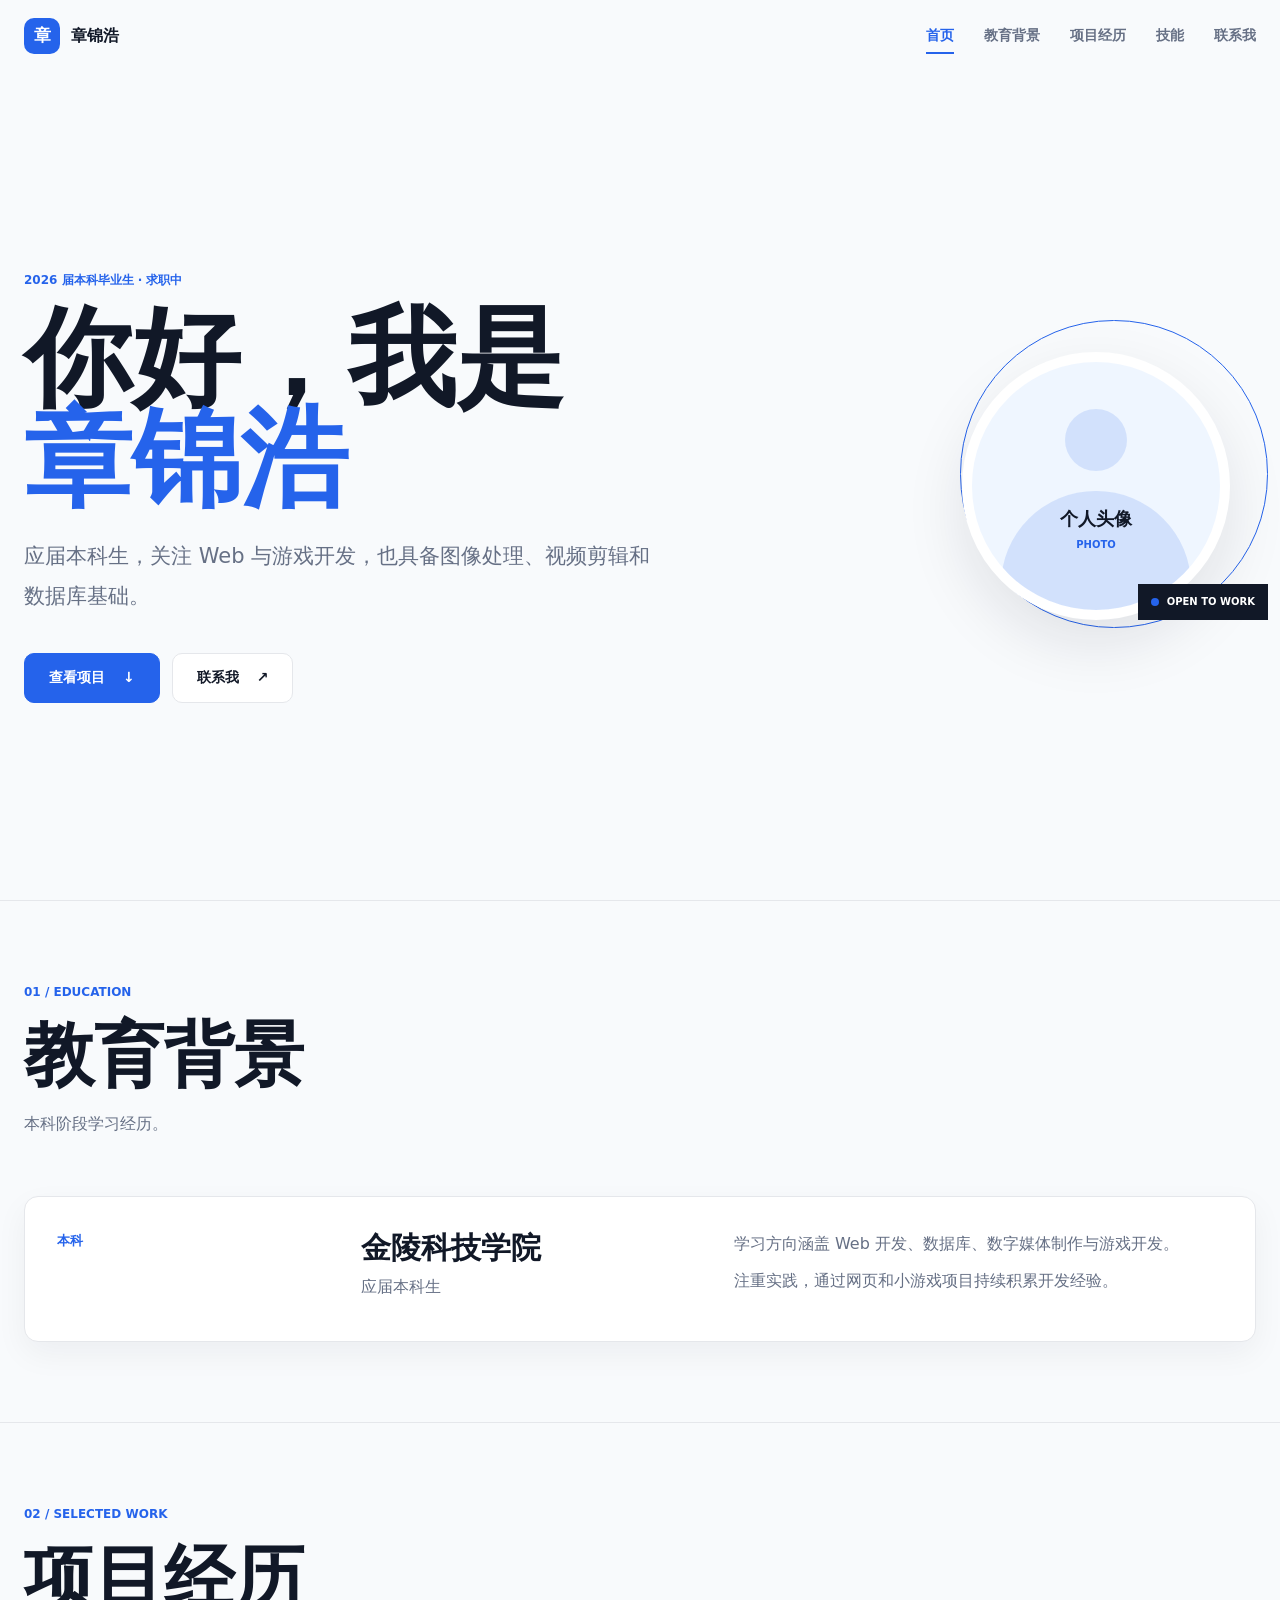
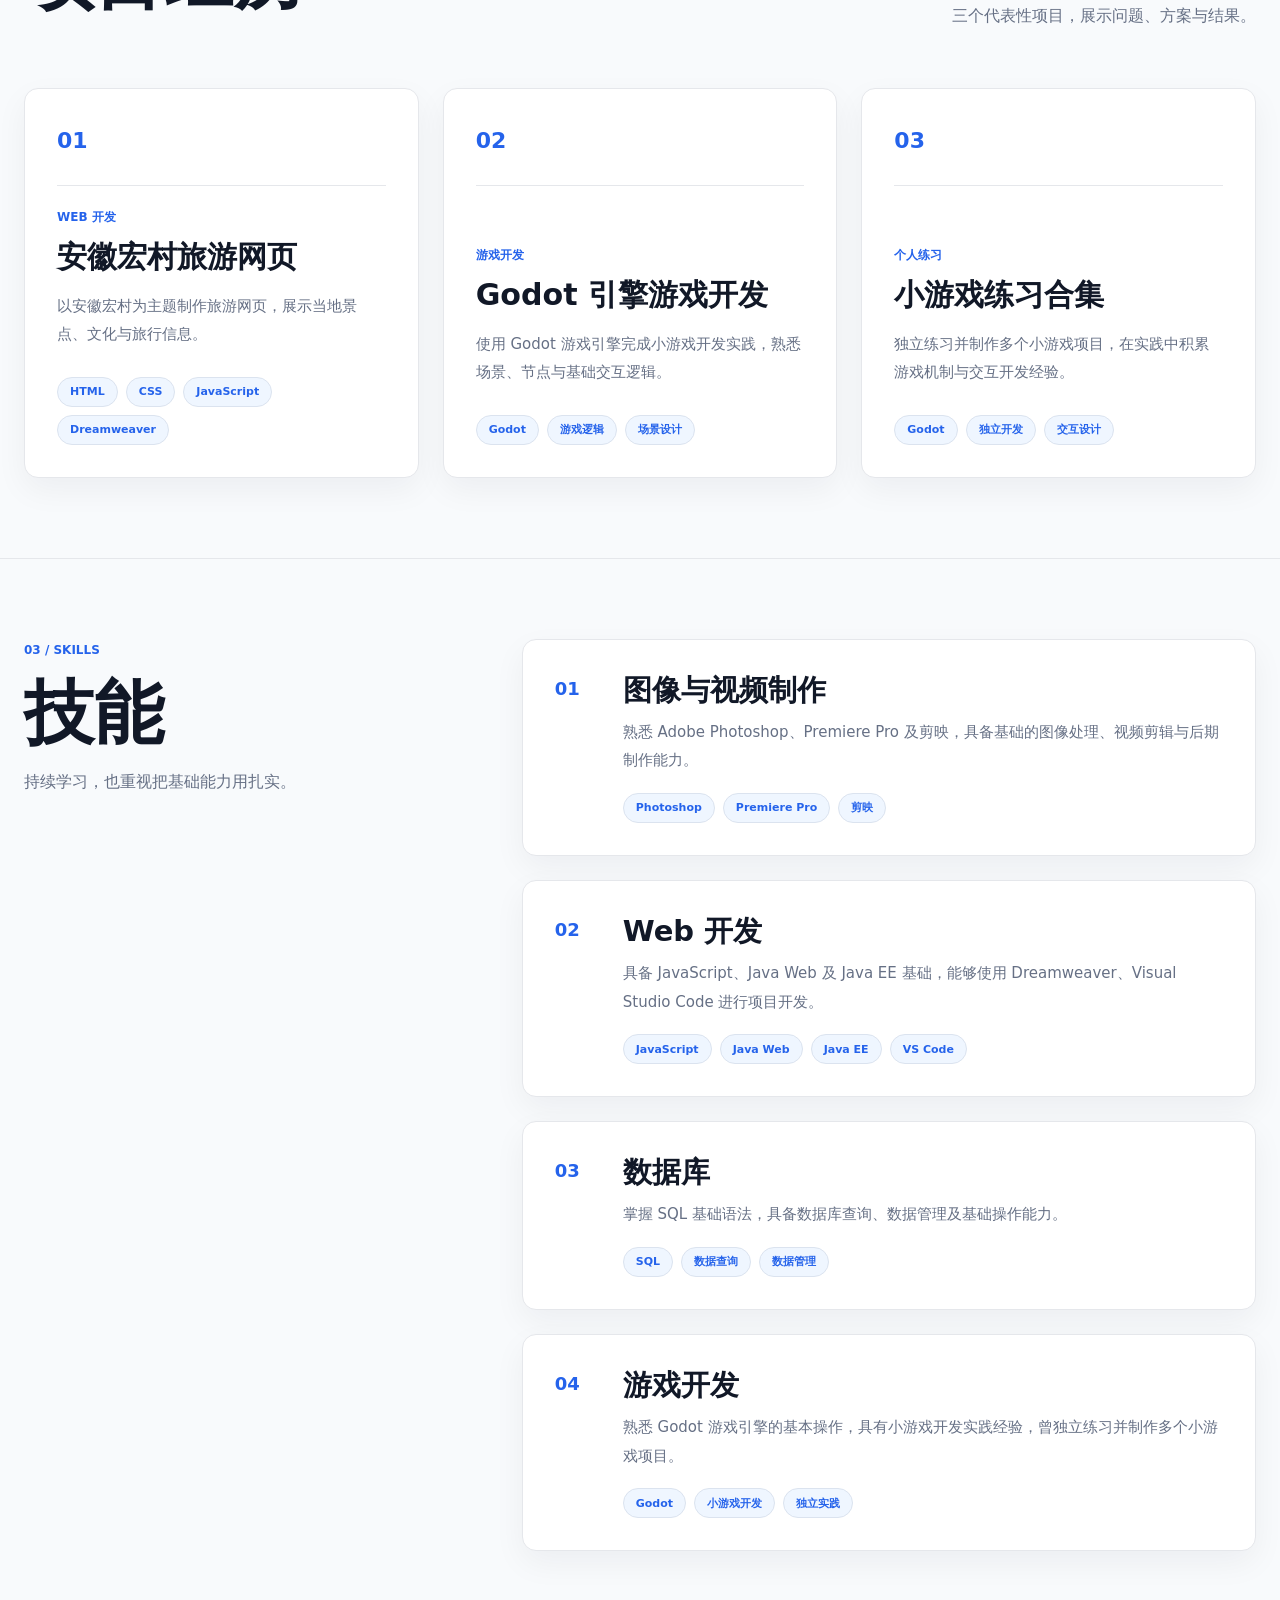
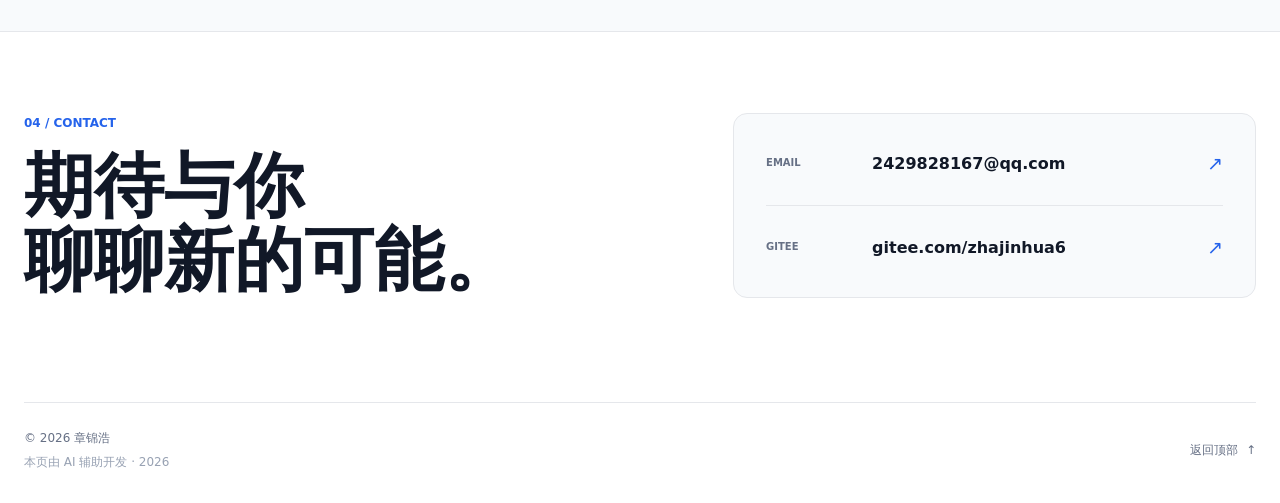
<file: index.html>
<!DOCTYPE html>
<html lang="zh-CN">
<head>
  <meta charset="UTF-8">
  <meta name="viewport" content="width=device-width, initial-scale=1.0">
  <meta name="description" content="章锦浩的个人主页，展示教育背景、项目经历、技能与联系方式。">
  <title>章锦浩｜个人主页</title>
  <link rel="stylesheet" href="style.css">
  <script src="script.js" defer></script>
</head>
<body>
  <header class="site-header" id="top">
    <nav class="nav-shell" aria-label="主导航">
      <a class="brand" href="#home" aria-label="返回首页">
        <span class="brand-mark" aria-hidden="true">章</span>
        <span>章锦浩</span>
      </a>

      <button class="nav-toggle" type="button" aria-expanded="false" aria-controls="primary-nav">
        <span class="sr-only">打开导航菜单</span>
        <span aria-hidden="true"></span>
        <span aria-hidden="true"></span>
      </button>

      <div class="nav-links" id="primary-nav">
        <a href="#home">首页</a>
        <a href="#education">教育背景</a>
        <a href="#projects">项目经历</a>
        <a href="#skills">技能</a>
        <a href="#contact">联系我</a>
      </div>
    </nav>
  </header>

  <main>
    <section class="hero" id="home" aria-labelledby="hero-title">
      <div class="section-shell hero-layout">
        <div class="hero-copy">
          <p class="eyebrow">2026 届本科毕业生 · 求职中</p>
          <h1 id="hero-title">你好，我是<br><span>章锦浩</span></h1>
          <p class="hero-intro">应届本科生，关注 Web 与游戏开发，也具备图像处理、视频剪辑和数据库基础。</p>
          <div class="hero-actions">
            <a class="button button-primary" href="#projects">查看项目 <span aria-hidden="true">↓</span></a>
            <a class="button button-secondary" href="#contact">联系我 <span aria-hidden="true">↗</span></a>
          </div>
        </div>

        <div class="portrait-wrap" aria-label="头像占位区域">
          <div class="portrait-ring" aria-hidden="true"></div>
          <div class="portrait-placeholder" role="img" aria-label="个人头像占位">
            <span>个人头像</span>
            <small>PHOTO</small>
          </div>
          <p class="portrait-note"><span></span> OPEN TO WORK</p>
        </div>
      </div>
    </section>

    <section class="education section-block" id="education" aria-labelledby="education-title">
      <div class="section-shell">
        <div class="section-heading">
          <p class="section-index">01 / EDUCATION</p>
          <h2 id="education-title">教育背景</h2>
          <p>本科阶段学习经历。</p>
        </div>

        <article class="education-row">
          <div class="education-time">本科</div>
          <div class="education-main">
            <h3>金陵科技学院</h3>
            <p>应届本科生</p>
          </div>
          <div class="education-detail">
            <p>学习方向涵盖 Web 开发、数据库、数字媒体制作与游戏开发。</p>
            <p>注重实践，通过网页和小游戏项目持续积累开发经验。</p>
          </div>
        </article>
      </div>
    </section>

    <section class="projects section-block" id="projects" aria-labelledby="projects-title">
      <div class="section-shell">
        <div class="section-heading heading-row">
          <div>
            <p class="section-index">02 / SELECTED WORK</p>
            <h2 id="projects-title">项目经历</h2>
          </div>
          <p>三个代表性项目，展示问题、方案与结果。</p>
        </div>

        <div class="project-grid">
          <article class="project-card project-card-green">
            <div class="project-number">01</div>
            <div>
              <p class="project-type">Web 开发</p>
              <h3>安徽宏村旅游网页</h3>
              <p class="project-description">以安徽宏村为主题制作旅游网页，展示当地景点、文化与旅行信息。</p>
              <ul class="tech-list" aria-label="项目技术栈">
                <li>HTML</li><li>CSS</li><li>JavaScript</li><li>Dreamweaver</li>
              </ul>
            </div>
          </article>

          <article class="project-card project-card-coral">
            <div class="project-number">02</div>
            <div>
              <p class="project-type">游戏开发</p>
              <h3>Godot 引擎游戏开发</h3>
              <p class="project-description">使用 Godot 游戏引擎完成小游戏开发实践，熟悉场景、节点与基础交互逻辑。</p>
              <ul class="tech-list" aria-label="项目技术栈">
                <li>Godot</li><li>游戏逻辑</li><li>场景设计</li>
              </ul>
            </div>
          </article>

          <article class="project-card project-card-blue">
            <div class="project-number">03</div>
            <div>
              <p class="project-type">个人练习</p>
              <h3>小游戏练习合集</h3>
              <p class="project-description">独立练习并制作多个小游戏项目，在实践中积累游戏机制与交互开发经验。</p>
              <ul class="tech-list" aria-label="项目技术栈">
                <li>Godot</li><li>独立开发</li><li>交互设计</li>
              </ul>
            </div>
          </article>
        </div>
      </div>
    </section>

    <section class="skills section-block" id="skills" aria-labelledby="skills-title">
      <div class="section-shell skills-layout">
        <div class="section-heading">
          <p class="section-index">03 / SKILLS</p>
          <h2 id="skills-title">技能</h2>
          <p>持续学习，也重视把基础能力用扎实。</p>
        </div>

        <div class="skill-list" aria-label="技能列表">
          <article class="skill-item">
            <span class="skill-number">01</span>
            <div>
              <h3>图像与视频制作</h3>
              <p>熟悉 Adobe Photoshop、Premiere Pro 及剪映，具备基础的图像处理、视频剪辑与后期制作能力。</p>
              <ul class="tech-list"><li>Photoshop</li><li>Premiere Pro</li><li>剪映</li></ul>
            </div>
          </article>
          <article class="skill-item">
            <span class="skill-number">02</span>
            <div>
              <h3>Web 开发</h3>
              <p>具备 JavaScript、Java Web 及 Java EE 基础，能够使用 Dreamweaver、Visual Studio Code 进行项目开发。</p>
              <ul class="tech-list"><li>JavaScript</li><li>Java Web</li><li>Java EE</li><li>VS Code</li></ul>
            </div>
          </article>
          <article class="skill-item">
            <span class="skill-number">03</span>
            <div>
              <h3>数据库</h3>
              <p>掌握 SQL 基础语法，具备数据库查询、数据管理及基础操作能力。</p>
              <ul class="tech-list"><li>SQL</li><li>数据查询</li><li>数据管理</li></ul>
            </div>
          </article>
          <article class="skill-item">
            <span class="skill-number">04</span>
            <div>
              <h3>游戏开发</h3>
              <p>熟悉 Godot 游戏引擎的基本操作，具有小游戏开发实践经验，曾独立练习并制作多个小游戏项目。</p>
              <ul class="tech-list"><li>Godot</li><li>小游戏开发</li><li>独立实践</li></ul>
            </div>
          </article>
        </div>
      </div>
    </section>

    <section class="contact" id="contact" aria-labelledby="contact-title">
      <div class="section-shell contact-inner">
        <div>
          <p class="section-index contact-index">04 / CONTACT</p>
          <h2 id="contact-title">期待与你<br>聊聊新的可能。</h2>
        </div>

        <div class="contact-links">
          <a href="mailto:2429828167@qq.com">
            <span>EMAIL</span><strong>2429828167@qq.com</strong><i aria-hidden="true">↗</i>
          </a>
          <a href="https://gitee.com/zhajinhua6" target="_blank" rel="noopener noreferrer">
            <span>GITEE</span><strong>gitee.com/zhajinhua6</strong><i aria-hidden="true">↗</i>
          </a>
        </div>
      </div>

      <footer class="site-footer section-shell">
        <div class="footer-meta">
          <p>© <span id="current-year">2026</span> 章锦浩</p>
          <p>本页由 AI 辅助开发 · 2026</p>
        </div>
        <a href="#top">返回顶部 <span aria-hidden="true">↑</span></a>
      </footer>
    </section>
  </main>
</body>
</html>
</file>
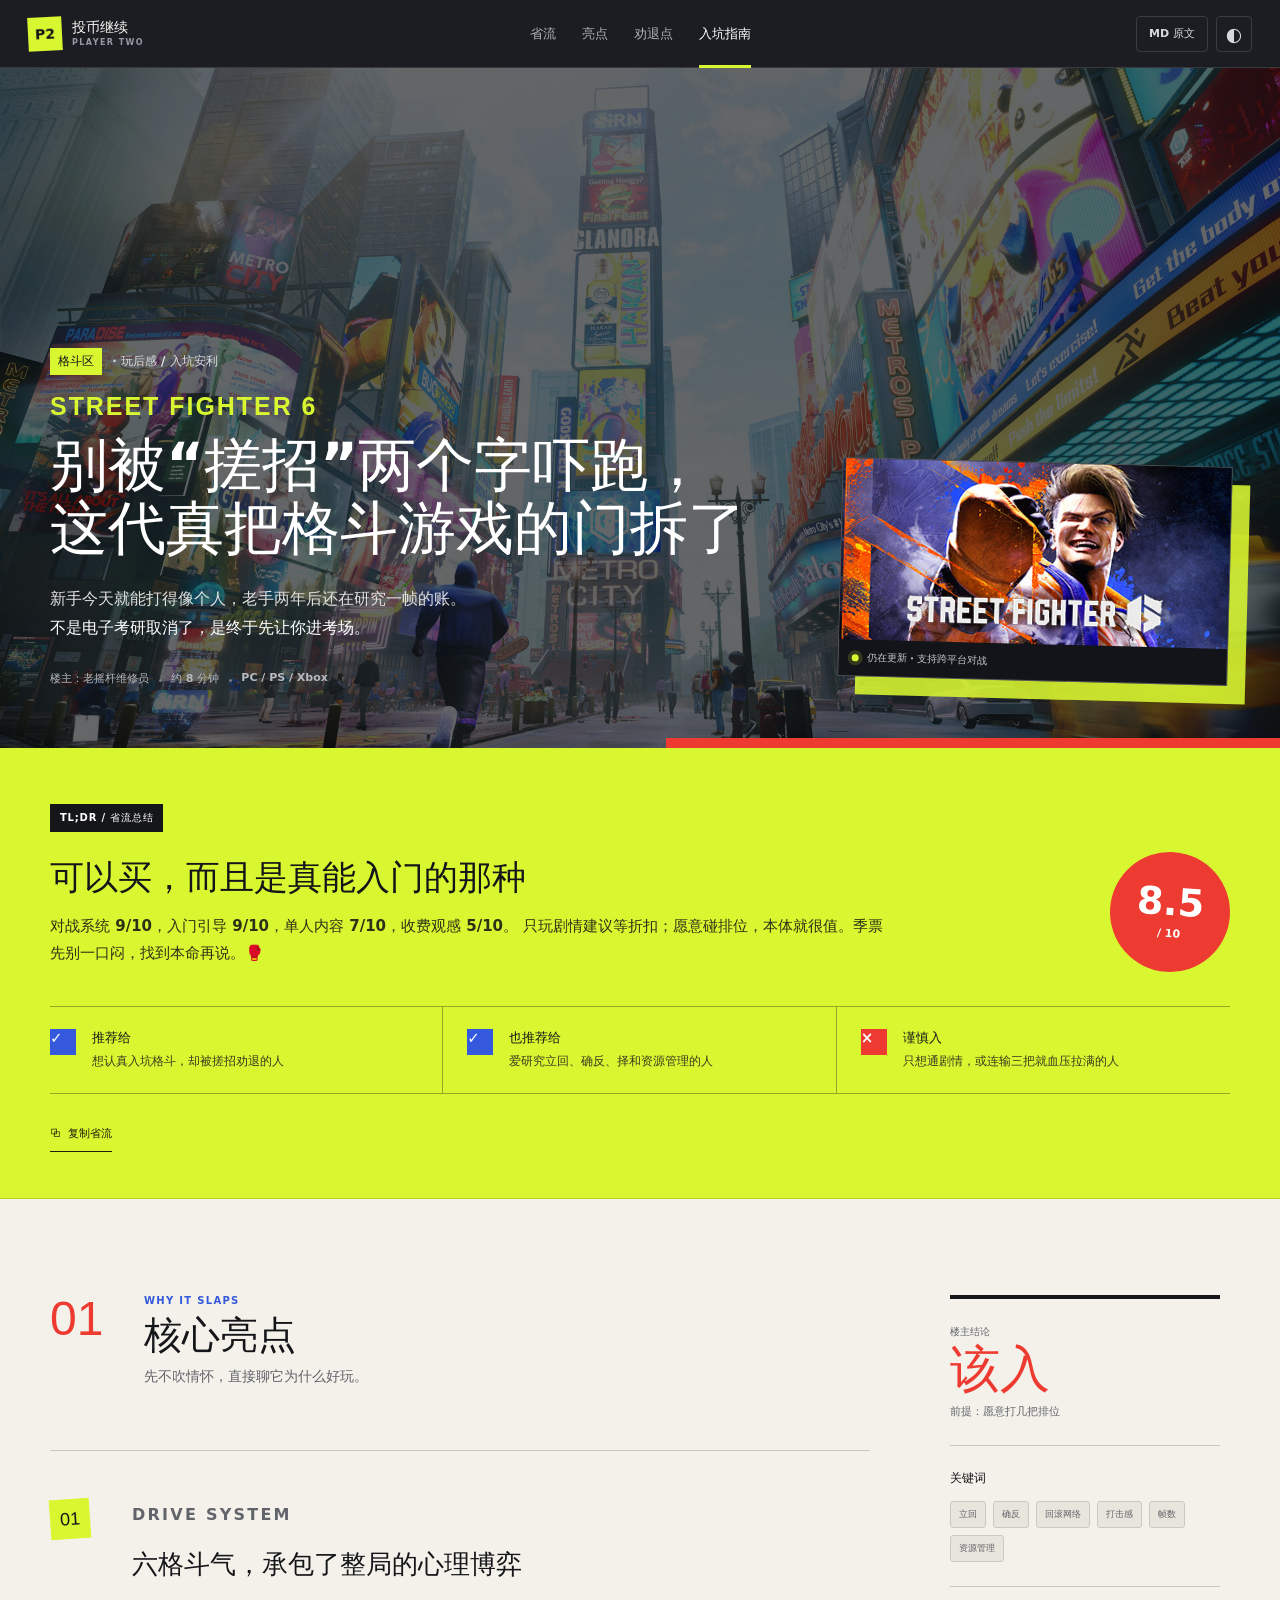
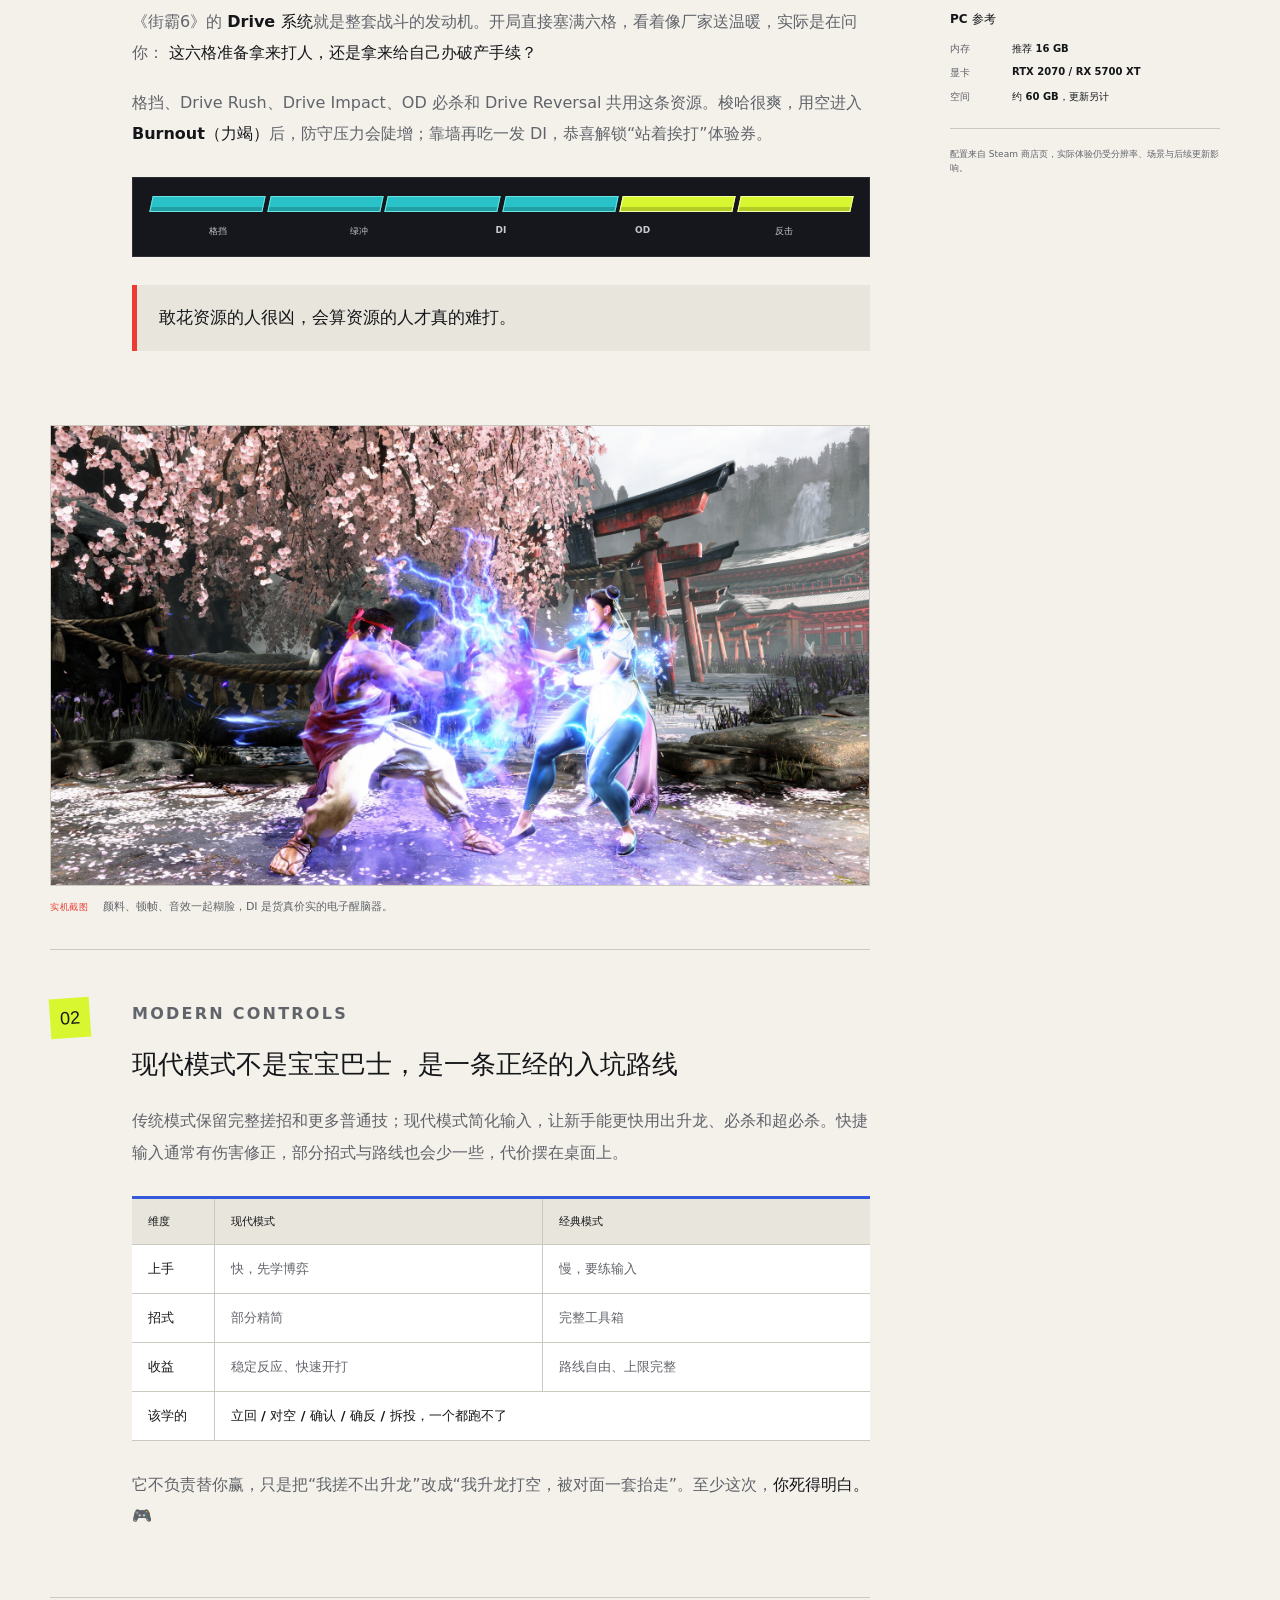
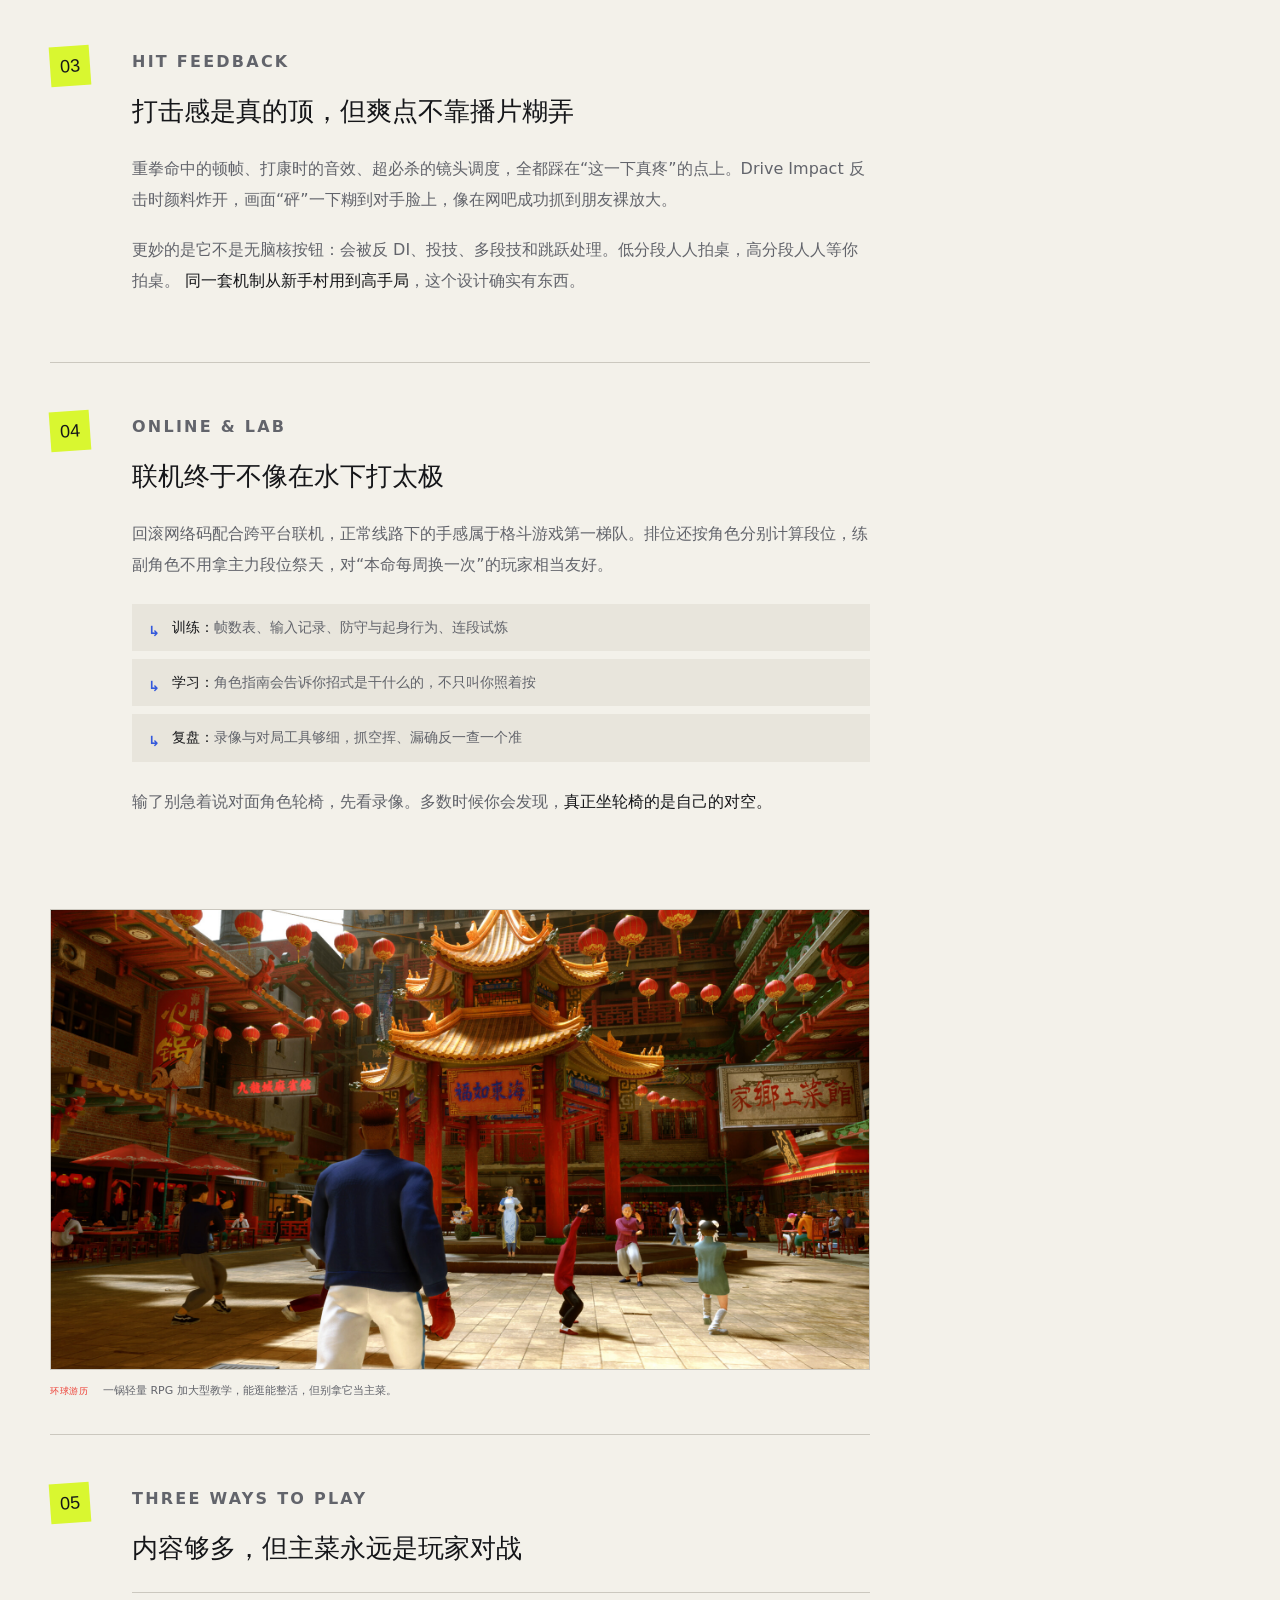
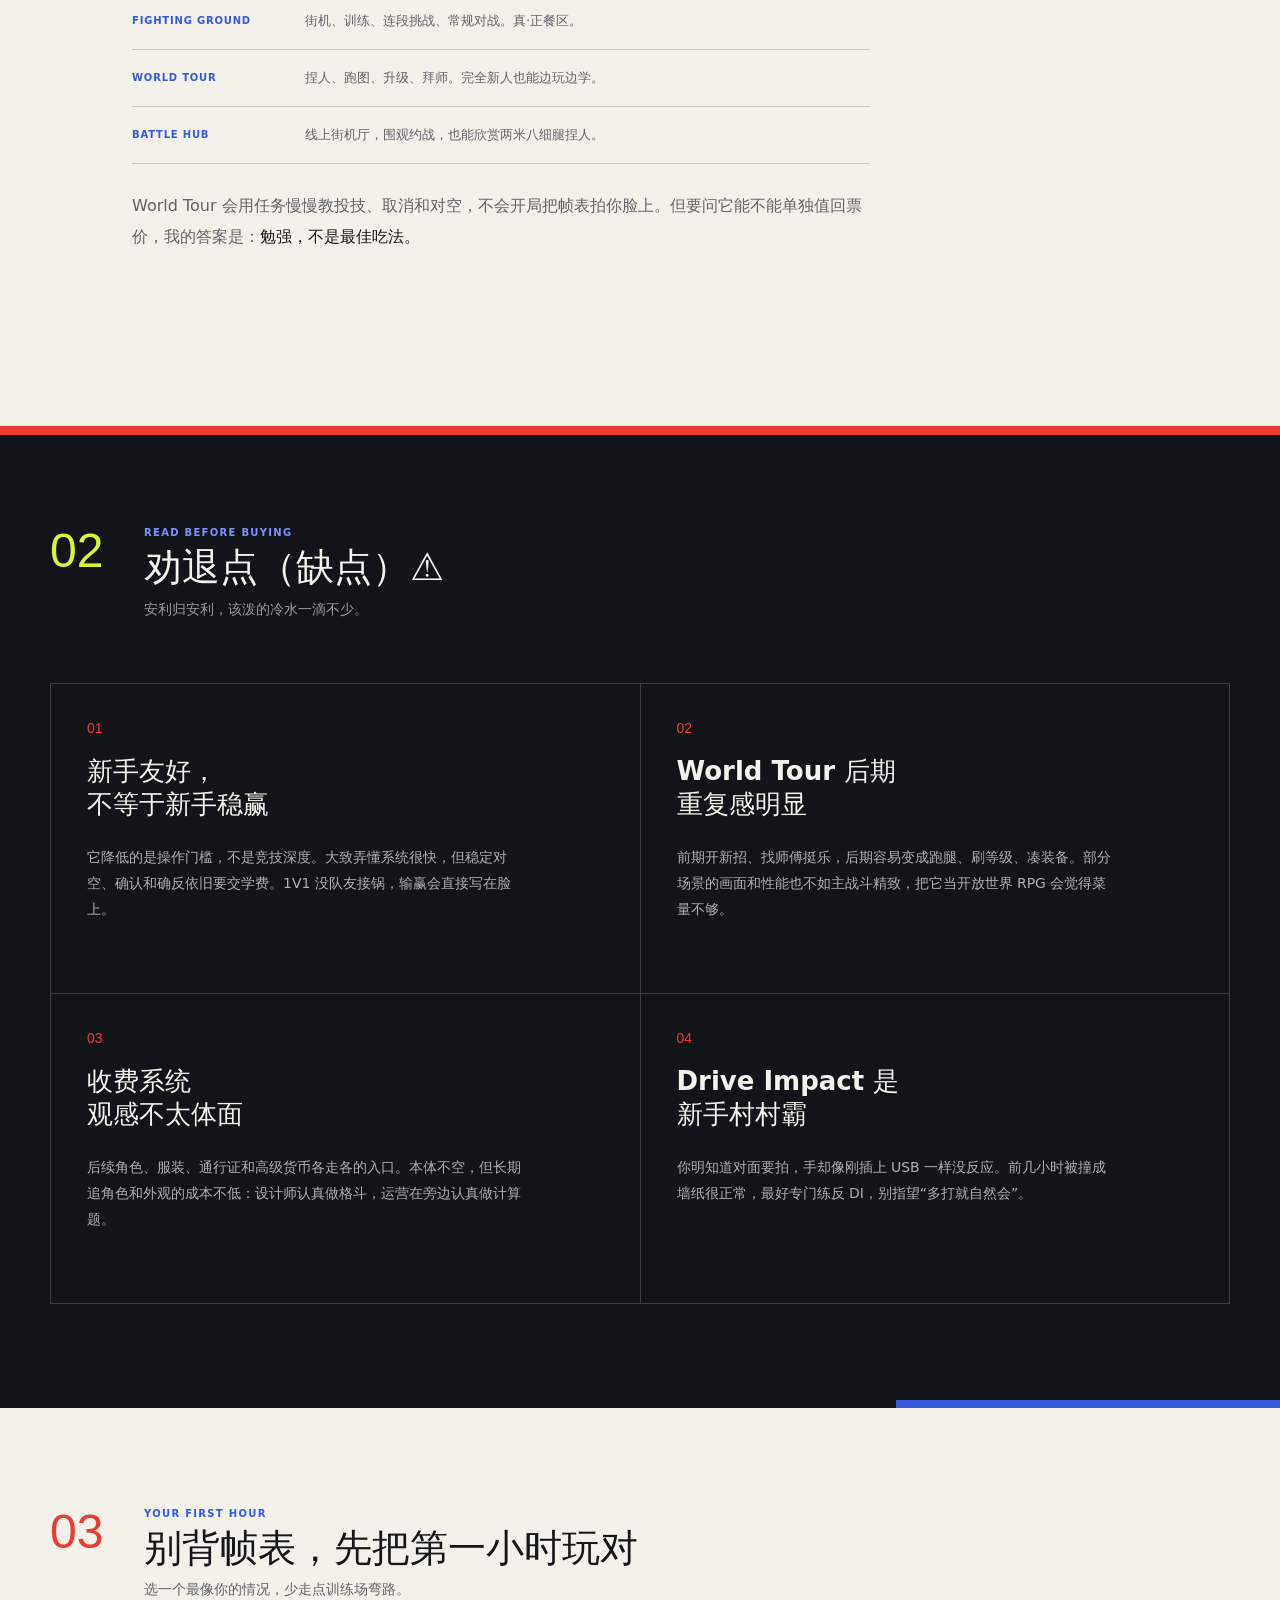
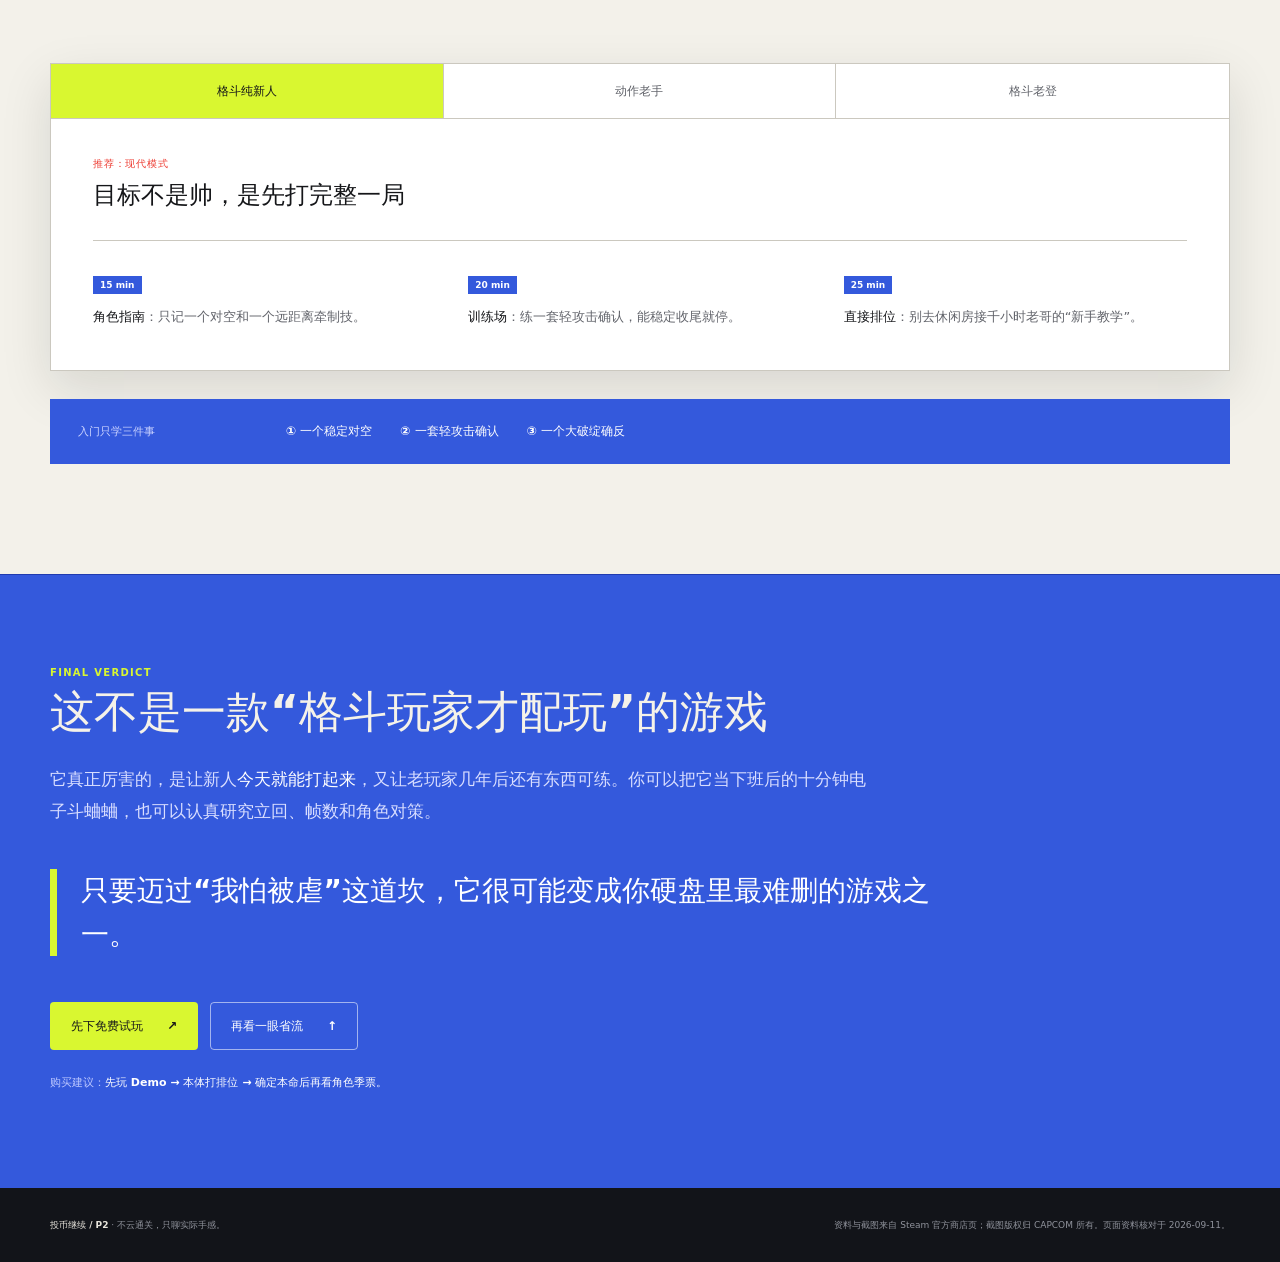
<file: 第二次课实验1六件套提示词产品/index.html>
<!doctype html>
<html lang="zh-CN">
  <head>
    <meta charset="UTF-8" />
    <meta name="viewport" content="width=device-width, initial-scale=1.0" />
    <meta name="theme-color" content="#f3f1ea" />
    <meta
      name="description"
      content="一篇写给硬核玩家的《街头霸王6》安利与评测：现代模式、Drive 系统、联机体验，以及不回避的劝退点。"
    />
    <title>《街头霸王6》：别被“搓招”两个字吓跑</title>
    <link rel="stylesheet" href="styles.css" />
  </head>
  <body>
    <div class="reading-progress" aria-hidden="true"><span id="progress-bar"></span></div>

    <header class="site-header" id="top">
      <a class="site-brand" href="#top" aria-label="返回文章顶部">
        <span class="brand-block">P2</span>
        <span class="brand-copy">
          <strong>投币继续</strong>
          <small>PLAYER TWO</small>
        </span>
      </a>

      <nav class="jump-nav" aria-label="文章目录">
        <a class="active" href="#summary">省流</a>
        <a href="#highlights">亮点</a>
        <a href="#cons">劝退点</a>
        <a href="#starter">入坑指南</a>
      </nav>

      <div class="header-actions">
        <a class="header-link" href="review.md" title="打开 Markdown 原文">MD 原文</a>
        <button class="icon-action" id="theme-toggle" type="button" aria-label="切换深浅主题" title="切换深浅主题">
          <span aria-hidden="true">◐</span>
        </button>
      </div>
    </header>

    <main>
      <section class="hero" aria-labelledby="article-title">
        <img class="hero-background" src="assets/sf6-hero.jpg" alt="《街头霸王6》环球游历中的 Metro City 街景" />
        <div class="hero-shade" aria-hidden="true"></div>
        <div class="hero-inner">
          <div class="hero-copy">
            <p class="hero-kicker"><span>格斗区</span> · 玩后感 / 入坑安利</p>
            <h1 id="article-title">
              <span class="game-name">STREET FIGHTER 6</span>
              别被“搓招”两个字吓跑，<br />这代真把格斗游戏的门拆了
            </h1>
            <p class="hero-deck">
              新手今天就能打得像个人，老手两年后还在研究一帧的账。<br />
              <strong>不是电子考研取消了，是终于先让你进考场。</strong>
            </p>
            <div class="hero-meta" aria-label="文章信息">
              <span>楼主：老摇杆维修员</span>
              <span>约 8 分钟</span>
              <span>PC / PS / Xbox</span>
            </div>
          </div>

          <figure class="cover-shot">
            <img src="assets/sf6-cover.jpg" alt="Street Fighter 6 Steam 官方封面" />
            <figcaption><span class="status-dot"></span> 仍在更新 · 支持跨平台对战</figcaption>
          </figure>
        </div>
      </section>

      <section class="summary-band" id="summary" aria-labelledby="summary-title">
        <div class="content-boundary summary-inner">
          <div class="section-label">TL;DR / 省流总结</div>
          <div class="summary-topline">
            <div>
              <h2 id="summary-title">可以买，而且是<strong>真能入门</strong>的那种</h2>
              <p>
                <strong>对战系统 9/10，入门引导 9/10，单人内容 7/10，收费观感 5/10。</strong>
                只玩剧情建议等折扣；愿意碰排位，本体就很值。季票先别一口闷，找到本命再说。🥊
              </p>
            </div>
            <div class="score-seal" aria-label="综合推荐 8.5 分">
              <strong>8.5</strong>
              <span>/ 10</span>
            </div>
          </div>

          <div class="verdict-grid">
            <div class="verdict-item">
              <span class="verdict-mark good">✓</span>
              <div><strong>推荐给</strong><span>想认真入坑格斗，却被搓招劝退的人</span></div>
            </div>
            <div class="verdict-item">
              <span class="verdict-mark good">✓</span>
              <div><strong>也推荐给</strong><span>爱研究立回、确反、择和资源管理的人</span></div>
            </div>
            <div class="verdict-item">
              <span class="verdict-mark bad">×</span>
              <div><strong>谨慎入</strong><span>只想通剧情，或连输三把就血压拉满的人</span></div>
            </div>
          </div>

          <button class="copy-summary" id="copy-summary" type="button">
            <span aria-hidden="true">⧉</span> 复制省流
          </button>
        </div>
      </section>

      <div class="content-boundary article-layout">
        <article class="article-body">
          <section class="article-section" id="highlights" aria-labelledby="highlights-title">
            <header class="section-heading">
              <p class="section-index">01</p>
              <div>
                <p class="eyebrow">WHY IT SLAPS</p>
                <h2 id="highlights-title">核心亮点</h2>
                <p>先不吹情怀，直接聊它为什么好玩。</p>
              </div>
            </header>

            <div class="feature-block reveal">
              <div class="feature-number">01</div>
              <div class="feature-copy">
                <p class="feature-tag">DRIVE SYSTEM</p>
                <h3>六格斗气，承包了整局的心理博弈</h3>
                <p>
                  《街霸6》的 <strong>Drive 系统</strong>就是整套战斗的发动机。开局直接塞满六格，看着像厂家送温暖，实际是在问你：
                  <strong>这六格准备拿来打人，还是拿来给自己办破产手续？</strong>
                </p>
                <p>
                  格挡、Drive Rush、Drive Impact、OD 必杀和 Drive Reversal 共用这条资源。梭哈很爽，用空进入
                  <strong>Burnout（力竭）</strong>后，防守压力会陡增；靠墙再吃一发 DI，恭喜解锁“站着挨打”体验券。
                </p>

                <div class="drive-meter" aria-label="六格 Drive 资源示意">
                  <div class="drive-bars" aria-hidden="true">
                    <span></span><span></span><span></span><span></span><span></span><span></span>
                  </div>
                  <div class="drive-uses">
                    <span>格挡</span><span>绿冲</span><span>DI</span><span>OD</span><span>反击</span>
                  </div>
                </div>

                <blockquote>
                  敢花资源的人很凶，<strong>会算资源的人才真的难打。</strong>
                </blockquote>
              </div>
            </div>

            <figure class="wide-media reveal">
              <img src="assets/sf6-world-tour.jpg" alt="隆与春丽在樱花场景中对战，画面出现 Drive 特效" loading="lazy" />
              <figcaption><span>实机截图</span>颜料、顿帧、音效一起糊脸，DI 是货真价实的电子醒脑器。</figcaption>
            </figure>

            <div class="feature-block reveal">
              <div class="feature-number">02</div>
              <div class="feature-copy">
                <p class="feature-tag">MODERN CONTROLS</p>
                <h3>现代模式不是宝宝巴士，是一条正经的入坑路线</h3>
                <p>
                  传统模式保留完整搓招和更多普通技；现代模式简化输入，让新手能更快用出升龙、必杀和超必杀。快捷输入通常有伤害修正，部分招式与路线也会少一些，代价摆在桌面上。
                </p>

                <div class="compare-wrap" role="region" aria-label="现代模式与经典模式对比" tabindex="0">
                  <table class="control-table">
                    <thead>
                      <tr><th>维度</th><th>现代模式</th><th>经典模式</th></tr>
                    </thead>
                    <tbody>
                      <tr><th>上手</th><td>快，先学博弈</td><td>慢，要练输入</td></tr>
                      <tr><th>招式</th><td>部分精简</td><td>完整工具箱</td></tr>
                      <tr><th>收益</th><td>稳定反应、快速开打</td><td>路线自由、上限完整</td></tr>
                      <tr><th>该学的</th><td colspan="2"><strong>立回 / 对空 / 确认 / 确反 / 拆投，一个都跑不了</strong></td></tr>
                    </tbody>
                  </table>
                </div>

                <p>
                  它不负责替你赢，只是把“我搓不出升龙”改成“我升龙打空，被对面一套抬走”。至少这次，<strong>你死得明白。</strong> 🎮
                </p>
              </div>
            </div>

            <div class="feature-block reveal">
              <div class="feature-number">03</div>
              <div class="feature-copy">
                <p class="feature-tag">HIT FEEDBACK</p>
                <h3>打击感是真的顶，但爽点不靠播片糊弄</h3>
                <p>
                  重拳命中的顿帧、打康时的音效、超必杀的镜头调度，全都踩在“这一下真疼”的点上。Drive Impact 反击时颜料炸开，画面“砰”一下糊到对手脸上，像在网吧成功抓到朋友裸放大。
                </p>
                <p>
                  更妙的是它不是无脑核按钮：会被反 DI、投技、多段技和跳跃处理。低分段人人拍桌，高分段人人等你拍桌。
                  <strong>同一套机制从新手村用到高手局</strong>，这个设计确实有东西。
                </p>
              </div>
            </div>

            <div class="feature-block reveal">
              <div class="feature-number">04</div>
              <div class="feature-copy">
                <p class="feature-tag">ONLINE & LAB</p>
                <h3>联机终于不像在水下打太极</h3>
                <p>
                  回滚网络码配合跨平台联机，正常线路下的手感属于格斗游戏第一梯队。排位还按角色分别计算段位，练副角色不用拿主力段位祭天，对“本命每周换一次”的玩家相当友好。
                </p>
                <ul class="tool-list">
                  <li><strong>训练：</strong>帧数表、输入记录、防守与起身行为、连段试炼</li>
                  <li><strong>学习：</strong>角色指南会告诉你招式是干什么的，不只叫你照着按</li>
                  <li><strong>复盘：</strong>录像与对局工具够细，抓空挥、漏确反一查一个准</li>
                </ul>
                <p>
                  输了别急着说对面角色轮椅，先看录像。多数时候你会发现，<strong>真正坐轮椅的是自己的对空。</strong>
                </p>
              </div>
            </div>

            <figure class="wide-media reveal">
              <img src="assets/sf6-drive.jpg" alt="《街头霸王6》环球游历模式中的唐人街区域" loading="lazy" />
              <figcaption><span>环球游历</span>一锅轻量 RPG 加大型教学，能逛能整活，但别拿它当主菜。</figcaption>
            </figure>

            <div class="feature-block reveal">
              <div class="feature-number">05</div>
              <div class="feature-copy">
                <p class="feature-tag">THREE WAYS TO PLAY</p>
                <h3>内容够多，但主菜永远是玩家对战</h3>
                <div class="mode-list">
                  <div><span>FIGHTING GROUND</span><p>街机、训练、连段挑战、常规对战。真·正餐区。</p></div>
                  <div><span>WORLD TOUR</span><p>捏人、跑图、升级、拜师。完全新人也能边玩边学。</p></div>
                  <div><span>BATTLE HUB</span><p>线上街机厅，围观约战，也能欣赏两米八细腿捏人。</p></div>
                </div>
                <p>
                  World Tour 会用任务慢慢教投技、取消和对空，不会开局把帧表拍你脸上。但要问它能不能单独值回票价，我的答案是：<strong>勉强，不是最佳吃法。</strong>
                </p>
              </div>
            </div>
          </section>
        </article>

        <aside class="article-aside" aria-label="快速参考">
          <div class="aside-sticky">
            <div class="aside-score">
              <span>楼主结论</span>
              <strong>该入</strong>
              <small>前提：愿意打几把排位</small>
            </div>
            <div class="aside-group">
              <h3>关键词</h3>
              <div class="keyword-cloud">
                <span>立回</span><span>确反</span><span>回滚网络</span><span>打击感</span><span>帧数</span><span>资源管理</span>
              </div>
            </div>
            <div class="aside-group">
              <h3>PC 参考</h3>
              <dl class="spec-list">
                <div><dt>内存</dt><dd>推荐 16 GB</dd></div>
                <div><dt>显卡</dt><dd>RTX 2070 / RX 5700 XT</dd></div>
                <div><dt>空间</dt><dd>约 60 GB，更新另计</dd></div>
              </dl>
            </div>
            <p class="aside-note">配置来自 Steam 商店页，实际体验仍受分辨率、场景与后续更新影响。</p>
          </div>
        </aside>
      </div>

      <section class="cons-section" id="cons" aria-labelledby="cons-title">
        <div class="content-boundary cons-inner">
          <header class="section-heading section-heading-light">
            <p class="section-index">02</p>
            <div>
              <p class="eyebrow">READ BEFORE BUYING</p>
              <h2 id="cons-title">劝退点（缺点）⚠️</h2>
              <p>安利归安利，该泼的冷水一滴不少。</p>
            </div>
          </header>

          <div class="cons-grid">
            <article class="con-item reveal">
              <span class="con-index">01</span>
              <h3>新手友好，<br />不等于新手稳赢</h3>
              <p>
                它降低的是操作门槛，不是竞技深度。大致弄懂系统很快，但稳定对空、确认和确反依旧要交学费。1V1 没队友接锅，输赢会直接写在脸上。
              </p>
            </article>
            <article class="con-item reveal">
              <span class="con-index">02</span>
              <h3>World Tour 后期<br />重复感明显</h3>
              <p>
                前期开新招、找师傅挺乐，后期容易变成跑腿、刷等级、凑装备。部分场景的画面和性能也不如主战斗精致，把它当开放世界 RPG 会觉得菜量不够。
              </p>
            </article>
            <article class="con-item reveal">
              <span class="con-index">03</span>
              <h3>收费系统<br />观感不太体面</h3>
              <p>
                后续角色、服装、通行证和高级货币各走各的入口。本体不空，但长期追角色和外观的成本不低：设计师认真做格斗，运营在旁边认真做计算题。
              </p>
            </article>
            <article class="con-item reveal">
              <span class="con-index">04</span>
              <h3>Drive Impact 是<br />新手村村霸</h3>
              <p>
                你明知道对面要拍，手却像刚插上 USB 一样没反应。前几小时被撞成墙纸很正常，最好专门练反 DI，别指望“多打就自然会”。
              </p>
            </article>
          </div>
        </div>
      </section>

      <section class="starter-section" id="starter" aria-labelledby="starter-title">
        <div class="content-boundary">
          <header class="section-heading">
            <p class="section-index">03</p>
            <div>
              <p class="eyebrow">YOUR FIRST HOUR</p>
              <h2 id="starter-title">别背帧表，先把第一小时玩对</h2>
              <p>选一个最像你的情况，少走点训练场弯路。</p>
            </div>
          </header>

          <div class="route-switcher">
            <div class="route-tabs" role="tablist" aria-label="选择玩家类型">
              <button class="route-tab active" type="button" role="tab" aria-selected="true" data-route="newcomer">格斗纯新人</button>
              <button class="route-tab" type="button" role="tab" aria-selected="false" data-route="action">动作老手</button>
              <button class="route-tab" type="button" role="tab" aria-selected="false" data-route="veteran">格斗老登</button>
            </div>

            <div class="route-panel" id="route-panel" role="tabpanel" aria-live="polite">
              <div class="route-head">
                <span id="route-label">推荐：现代模式</span>
                <strong id="route-goal">目标不是帅，是先打完整一局</strong>
              </div>
              <ol id="route-steps">
                <li><span>15 min</span><p><strong>角色指南</strong>：只记一个对空和一个远距离牵制技。</p></li>
                <li><span>20 min</span><p><strong>训练场</strong>：练一套轻攻击确认，能稳定收尾就停。</p></li>
                <li><span>25 min</span><p><strong>直接排位</strong>：别去休闲房接千小时老哥的“新手教学”。</p></li>
              </ol>
            </div>
          </div>

          <div class="starter-rule">
            <p>入门只学三件事</p>
            <div><strong>① 一个稳定对空</strong><strong>② 一套轻攻击确认</strong><strong>③ 一个大破绽确反</strong></div>
          </div>
        </div>
      </section>

      <section class="final-verdict" aria-labelledby="verdict-title">
        <div class="content-boundary verdict-inner">
          <p class="eyebrow">FINAL VERDICT</p>
          <h2 id="verdict-title">这不是一款“格斗玩家才配玩”的游戏</h2>
          <p>
            它真正厉害的，是让新人<strong>今天就能打起来</strong>，又让老玩家几年后还有东西可练。你可以把它当下班后的十分钟电子斗蛐蛐，也可以认真研究立回、帧数和角色对策。
          </p>
          <blockquote>只要迈过“我怕被虐”这道坎，它很可能变成你硬盘里最难删的游戏之一。</blockquote>
          <div class="verdict-actions">
            <a class="primary-cta" href="https://store.steampowered.com/app/1364780/Street_Fighter_6/" target="_blank" rel="noreferrer">先下免费试玩 <span>↗</span></a>
            <a class="secondary-cta" href="#summary">再看一眼省流 <span>↑</span></a>
          </div>
          <p class="buy-note">购买建议：<strong>先玩 Demo → 本体打排位 → 确定本命后再看角色季票。</strong></p>
        </div>
      </section>
    </main>

    <footer class="site-footer">
      <div class="content-boundary footer-inner">
        <p><strong>投币继续 / P2</strong> · 不云通关，只聊实际手感。</p>
        <p>资料与截图来自 Steam 官方商店页；截图版权归 CAPCOM 所有。页面资料核对于 2026-09-11。</p>
      </div>
    </footer>

    <button class="back-to-top" id="back-to-top" type="button" aria-label="返回顶部" title="返回顶部">↑</button>
    <div class="toast" id="toast" role="status" aria-live="polite"></div>

    <script src="app.js"></script>
  </body>
</html>
</file>
<file: style.css>
:root {
  --ink: #111827;
  --paper: #f8fafc;
  --white: #ffffff;
  --muted: #667085;
  --line: #e5e7eb;
  --primary: #2563eb;
  --primary-soft: #eff6ff;
  --card-radius: 14px;
  --card-gap: 24px;
  --card-padding: 32px;
  --header-height: 72px;
  --content-width: 1240px;
  --section-space: 80px;
}

* { box-sizing: border-box; }
html {
  overflow-x: clip;
  scroll-behavior: smooth;
  scroll-padding-top: calc(var(--header-height) + 18px);
}
body {
  margin: 0;
  overflow-x: clip;
  background: var(--paper);
  color: var(--ink);
  font-family: Inter, "PingFang SC", "Microsoft YaHei", system-ui, -apple-system, sans-serif;
  font-size: 16px;
  line-height: 1.85;
}
body.menu-open { overflow: hidden; }
a { color: inherit; text-decoration: none; }
button, a { -webkit-tap-highlight-color: transparent; }
button { color: inherit; font: inherit; }
h1, h2, h3, p { margin-top: 0; }
ul { margin: 0; padding: 0; list-style: none; }

.sr-only {
  position: absolute;
  width: 1px;
  height: 1px;
  padding: 0;
  margin: -1px;
  overflow: hidden;
  clip: rect(0, 0, 0, 0);
  white-space: nowrap;
  border: 0;
}

.section-shell {
  width: min(calc(100% - 48px), var(--content-width));
  margin: 0 auto;
}

.site-header {
  position: sticky;
  top: 0;
  z-index: 100;
  height: var(--header-height);
  background: rgba(248, 250, 252, 0.94);
  border-bottom: 1px solid transparent;
  backdrop-filter: blur(12px);
  transition: border-color 180ms ease, box-shadow 180ms ease;
}
.site-header.is-scrolled {
  border-bottom-color: var(--line);
  box-shadow: 0 8px 24px rgba(23, 25, 23, 0.05);
}
.nav-shell {
  width: min(calc(100% - 48px), var(--content-width));
  height: 100%;
  margin: 0 auto;
  display: flex;
  align-items: center;
  justify-content: space-between;
  gap: 28px;
}
.brand { display: inline-flex; align-items: center; gap: 11px; font-weight: 800; }
.brand-mark {
  display: grid;
  width: 36px;
  height: 36px;
  place-items: center;
  border-radius: 10px;
  background: var(--primary);
  color: var(--white);
  font-size: 17px;
  font-weight: 800;
}
.nav-links { display: flex; align-items: center; gap: 30px; font-size: 14px; font-weight: 650; }
.nav-links a { position: relative; padding: 8px 0; color: var(--muted); }
.nav-links a::after {
  content: "";
  position: absolute;
  right: 0;
  bottom: 2px;
  left: 0;
  height: 2px;
  background: var(--primary);
  transform: scaleX(0);
  transform-origin: right;
  transition: transform 180ms ease;
}
.nav-links a:hover, .nav-links a:focus-visible { color: var(--ink); }
.nav-links a.is-active {
  color: var(--primary);
  font-weight: 800;
}
.nav-links a:hover::after, .nav-links a:focus-visible::after, .nav-links a.is-active::after {
  transform: scaleX(1);
  transform-origin: left;
}
.nav-toggle {
  display: none;
  width: 42px;
  height: 42px;
  padding: 0;
  border: 1px solid var(--ink);
  background: transparent;
  cursor: pointer;
}
.nav-toggle span:not(.sr-only) {
  display: block;
  width: 18px;
  height: 2px;
  margin: 5px auto;
  background: var(--ink);
  transition: transform 180ms ease;
}

.hero {
  position: relative;
  z-index: 0;
  display: flex;
  min-height: calc(100svh - var(--header-height));
  align-items: center;
  padding: var(--section-space) 0;
  overflow: hidden;
}
.hero-layout {
  display: grid;
  grid-template-columns: minmax(0, 1.45fr) minmax(320px, 0.55fr);
  align-items: center;
  gap: clamp(56px, 8vw, 120px);
}
.hero-copy {
  position: relative;
  z-index: 2;
}
.eyebrow, .section-index, .project-type {
  margin-bottom: 16px;
  color: var(--primary);
  font-size: 12px;
  font-weight: 800;
  letter-spacing: 0;
  text-transform: uppercase;
}
.hero-copy h1 {
  max-width: 780px;
  margin-bottom: 28px;
  font-size: clamp(68px, 8.4vw, 124px);
  font-weight: 850;
  line-height: 0.94;
  letter-spacing: 0;
}
.hero-copy h1 span { color: var(--primary); }
.hero-intro {
  max-width: 640px;
  margin-bottom: 36px;
  color: var(--muted);
  font-size: clamp(17px, 1.8vw, 21px);
  line-height: 1.9;
}
.hero-actions { display: flex; flex-wrap: wrap; gap: 12px; }
.button {
  display: inline-flex;
  min-height: 50px;
  align-items: center;
  justify-content: center;
  gap: 18px;
  padding: 11px 24px;
  border: 1px solid var(--line);
  border-radius: 10px;
  font-size: 14px;
  font-weight: 750;
  transition: transform 180ms ease, background-color 180ms ease, border-color 180ms ease;
}
.button-primary { background: var(--primary); color: var(--white); border-color: var(--primary); }
.button-secondary { background: var(--white); }
.button:hover, .button:focus-visible { transform: translateY(-2px); }
.button-primary:hover, .button-primary:focus-visible { background: var(--ink); border-color: var(--ink); }
.button-secondary:hover, .button-secondary:focus-visible { border-color: var(--primary); }

.portrait-wrap {
  position: relative;
  width: min(100%, 360px);
  aspect-ratio: 1;
  justify-self: end;
}
.portrait-ring {
  position: absolute;
  inset: 2%;
  border: 1px solid var(--primary);
  border-radius: 50%;
  transform: translate(18px, -12px);
}
.portrait-placeholder {
  position: absolute;
  inset: 8%;
  z-index: 1;
  display: grid;
  align-content: center;
  justify-items: center;
  overflow: hidden;
  border: 10px solid var(--white);
  border-radius: 50%;
  background: var(--primary-soft);
  box-shadow: 0 24px 60px rgba(17, 24, 39, 0.1);
}
.portrait-placeholder::before, .portrait-placeholder::after {
  content: "";
  position: absolute;
  border-radius: 50%;
  background: var(--primary);
  opacity: 0.14;
}
.portrait-placeholder::before { top: 19%; width: 25%; aspect-ratio: 1; }
.portrait-placeholder::after { bottom: -28%; width: 76%; aspect-ratio: 1; }
.portrait-placeholder span, .portrait-placeholder small { position: relative; z-index: 1; }
.portrait-placeholder span { margin-top: 34%; font-size: 18px; font-weight: 800; }
.portrait-placeholder small { color: var(--primary); font-size: 10px; font-weight: 800; }
.portrait-note {
  position: absolute;
  right: -12px;
  bottom: 8%;
  z-index: 2;
  display: flex;
  align-items: center;
  gap: 8px;
  margin: 0;
  padding: 9px 13px;
  background: var(--ink);
  color: var(--white);
  font-size: 10px;
  font-weight: 800;
}
.portrait-note span { width: 8px; height: 8px; border-radius: 50%; background: var(--primary); }

.section-block { padding: var(--section-space) 0; border-top: 1px solid var(--line); }
.section-heading { margin-bottom: 56px; }
.section-heading h2, .contact h2 {
  margin-bottom: 16px;
  font-size: clamp(48px, 5.5vw, 78px);
  font-weight: 850;
  line-height: 1.05;
  letter-spacing: 0;
}
.section-heading > p:last-child, .heading-row > p {
  max-width: 500px;
  margin-bottom: 0;
  color: var(--muted);
  line-height: 1.9;
}
.education { background: var(--paper); }
.education-row {
  display: grid;
  grid-template-columns: 0.8fr 1fr 1.4fr;
  gap: var(--card-gap);
  padding: var(--card-padding);
  border: 1px solid var(--line);
  border-radius: var(--card-radius);
  background: var(--white);
  box-shadow: 0 12px 32px rgba(17, 24, 39, 0.05);
  transition: transform 180ms ease, border-color 180ms ease, box-shadow 180ms ease;
}
.education-time { color: var(--primary); font-size: 13px; font-weight: 800; }
.education-main h3 { margin-bottom: 6px; font-size: 30px; font-weight: 800; line-height: 1.25; }
.education-main p, .education-detail p { margin-bottom: 7px; color: var(--muted); line-height: 1.9; }

.projects { background: var(--paper); }
.heading-row { display: flex; align-items: end; justify-content: space-between; gap: 56px; }
.project-grid { display: grid; grid-template-columns: repeat(3, minmax(0, 1fr)); gap: var(--card-gap); }
.project-card {
  display: flex;
  min-height: 390px;
  flex-direction: column;
  justify-content: space-between;
  padding: var(--card-padding);
  border: 1px solid var(--line);
  border-radius: var(--card-radius);
  background: var(--white);
  box-shadow: 0 12px 32px rgba(17, 24, 39, 0.05);
  transition: transform 180ms ease, border-color 180ms ease, box-shadow 180ms ease;
}
.education-row:hover,
.project-card:hover,
.skill-item:hover,
.contact-links:hover {
  transform: translateY(-4px);
  border-color: rgba(37, 99, 235, 0.35);
  box-shadow: 0 18px 40px rgba(17, 24, 39, 0.1);
}
.project-card-green, .project-card-coral, .project-card-blue { background: var(--white); }
.project-number {
  padding-bottom: 24px;
  border-bottom: 1px solid var(--line);
  color: var(--primary);
  font-size: 22px;
  font-weight: 800;
}
.project-type { margin-bottom: 10px; color: var(--primary); }
.project-card h3 {
  margin-bottom: 16px;
  font-size: clamp(28px, 2.35vw, 32px);
  font-weight: 850;
  line-height: 1.25;
}
.project-description { margin-bottom: 28px; color: var(--muted); font-size: 15px; line-height: 1.9; }
.tech-list { display: flex; flex-wrap: wrap; gap: 8px; }
.tech-list li {
  display: inline-flex;
  min-height: 30px;
  align-items: center;
  justify-content: center;
  padding: 6px 12px;
  border: 1px solid #dbe3ef;
  border-radius: 999px;
  background: var(--primary-soft);
  color: var(--primary);
  font-size: 11px;
  font-weight: 750;
  line-height: 1;
  white-space: nowrap;
}

.skills { background: var(--paper); }
.skills-layout {
  display: grid;
  grid-template-columns: 0.7fr 1.3fr;
  gap: clamp(48px, 8vw, 120px);
  align-items: start;
}
.skills-layout .section-heading { position: sticky; top: calc(var(--header-height) + 40px); margin-bottom: 0; }
.skill-list { display: grid; gap: var(--card-gap); }
.skill-item {
  display: grid;
  grid-template-columns: 48px 1fr;
  gap: 20px;
  padding: var(--card-padding);
  border: 1px solid var(--line);
  border-radius: var(--card-radius);
  background: var(--white);
  box-shadow: 0 12px 32px rgba(17, 24, 39, 0.05);
  transition: transform 180ms ease, border-color 180ms ease, box-shadow 180ms ease;
}
.skill-number {
  color: var(--primary);
  font-size: 18px;
  font-weight: 800;
}
.skill-item h3 {
  margin-bottom: 10px;
  font-size: 29px;
  font-weight: 850;
  line-height: 1.25;
}
.skill-item p {
  margin-bottom: 18px;
  color: var(--muted);
  font-size: 15px;
  line-height: 1.9;
}

.contact {
  padding: var(--section-space) 0 30px;
  background: var(--white);
  color: var(--ink);
  border-top: 1px solid var(--line);
}
.contact-inner {
  display: grid;
  grid-template-columns: 1fr 0.9fr;
  gap: clamp(54px, 10vw, 150px);
  align-items: end;
  padding-bottom: 104px;
}
.contact-index { color: var(--primary); }
.contact h2 { margin-bottom: 0; }
.contact-links {
  padding: 8px var(--card-padding);
  border: 1px solid var(--line);
  border-radius: var(--card-radius);
  background: var(--paper);
  transition: transform 180ms ease, border-color 180ms ease, box-shadow 180ms ease;
}
.contact-links a {
  display: grid;
  grid-template-columns: 92px 1fr auto;
  gap: 14px;
  align-items: center;
  padding: 24px 0;
  border-bottom: 1px solid var(--line);
  transition: color 180ms ease;
}
.contact-links a:last-child { border-bottom: 0; }
.contact-links a:hover, .contact-links a:focus-visible { color: var(--primary); }
.contact-links span { color: var(--muted); font-size: 10px; font-weight: 800; }
.contact-links strong { overflow-wrap: anywhere; font-size: 16px; }
.contact-links i { color: var(--primary); font-size: 19px; font-style: normal; }
.site-footer {
  display: flex;
  align-items: center;
  justify-content: space-between;
  padding-top: 24px;
  border-top: 1px solid var(--line);
  color: var(--muted);
  font-size: 12px;
}
.site-footer p { margin-bottom: 0; }
.footer-meta { display: grid; gap: 2px; }
.footer-meta p:last-child { color: #98a2b3; }
.site-footer a { display: inline-flex; align-items: center; gap: 8px; }
:focus-visible { outline: 3px solid var(--primary); outline-offset: 4px; }

@media (max-width: 900px) {
  .hero-layout { grid-template-columns: 1fr minmax(240px, 0.65fr); gap: 28px; }
  .hero-copy h1 { font-size: clamp(62px, 10vw, 88px); }
  .education-row { grid-template-columns: 0.8fr 1.2fr; }
  .education-detail { grid-column: 2; }
  .project-grid { grid-template-columns: 1fr; }
  .project-card { display: grid; min-height: auto; grid-template-columns: 80px 1fr; gap: 24px; }
  .project-number { padding: 0; border: 0; }
}

@media (max-width: 720px) {
  :root { --header-height: 64px; --card-padding: 24px; --section-space: 72px; }
  .section-shell, .nav-shell { width: min(calc(100% - 32px), var(--content-width)); }
  .nav-toggle { position: relative; z-index: 102; display: block; }
  .nav-toggle[aria-expanded="true"] span:not(.sr-only):first-of-type { transform: translateY(3.5px) rotate(45deg); }
  .nav-toggle[aria-expanded="true"] span:not(.sr-only):last-of-type { transform: translateY(-3.5px) rotate(-45deg); }
  .nav-links {
    position: fixed;
    inset: var(--header-height) 0 auto;
    display: flex;
    height: calc(100svh - var(--header-height));
    flex-direction: column;
    align-items: stretch;
    gap: 0;
    padding: 34px 24px;
    overflow-y: auto;
    overscroll-behavior: contain;
    background: var(--paper);
    transform: translateX(100%);
    visibility: hidden;
    transition: transform 220ms ease, visibility 220ms ease;
  }
  .nav-links.is-open { transform: translateX(0); visibility: visible; }
  .nav-links a {
    padding: 17px 4px;
    border-bottom: 1px solid var(--line);
    font-size: 27px;
    font-weight: 800;
  }
  .nav-links a::after { display: none; }
  .hero { min-height: calc(100svh - var(--header-height)); padding: var(--section-space) 0; }
  .hero-layout { grid-template-columns: 1fr; gap: 28px; }
  .hero-copy { min-width: 0; }
  .hero-copy h1 { margin-bottom: 18px; font-size: clamp(56px, 18vw, 72px); overflow-wrap: anywhere; }
  .hero-intro { margin-bottom: 24px; font-size: 16px; }
  .portrait-wrap {
    position: relative;
    top: auto;
    right: auto;
    z-index: auto;
    width: 132px;
    justify-self: end;
    margin-right: 12px;
    opacity: 1;
  }
  .portrait-note { display: none; }
  .section-block, .contact { padding-top: var(--section-space); padding-bottom: var(--section-space); }
  .section-heading { margin-bottom: 34px; }
  .section-heading h2, .contact h2 { font-size: clamp(42px, 13vw, 58px); }
  .education-row, .skills-layout, .contact-inner { grid-template-columns: 1fr; }
  .education-row { gap: 16px; }
  .education-detail { grid-column: auto; padding-top: 10px; }
  .heading-row { display: block; }
  .heading-row > p { margin-top: 20px; }
  .project-grid { grid-template-columns: minmax(0, 1fr); }
  .project-card { display: flex; min-width: 0; min-height: 345px; padding: var(--card-padding); }
  .project-card h3, .project-description { overflow-wrap: anywhere; }
  .project-number { padding-bottom: 18px; border-bottom: 1px solid var(--line); }
  .skills-layout { gap: 34px; }
  .skills-layout .section-heading { position: static; }
  .skill-item { grid-template-columns: 36px minmax(0, 1fr); gap: 12px; padding: var(--card-padding); }
  .skill-item h3, .skill-item p { overflow-wrap: anywhere; }
  .skill-item h3 { font-size: 24px; }
  .contact-inner { gap: 50px; padding-bottom: 70px; }
  .contact-links a { grid-template-columns: 66px minmax(0, 1fr) auto; }
  .contact-links strong { min-width: 0; overflow-wrap: anywhere; }
}

@media (max-width: 430px) {
  .hero-actions { display: grid; grid-template-columns: 1fr 1fr; }
  .button { gap: 10px; padding-right: 14px; padding-left: 14px; }
  .contact-links a { grid-template-columns: 1fr auto; }
  .contact-links a span { grid-column: 1 / -1; }
}

@media (prefers-reduced-motion: reduce) {
  *, *::before, *::after { scroll-behavior: auto !important; transition-duration: 0.01ms !important; }
}
</file>
<file: 第二次课实验1六件套提示词产品/styles.css>
:root {
  --paper: #f3f1ea;
  --paper-strong: #e8e5dc;
  --ink: #151619;
  --muted: #62646b;
  --line: #cbc8bf;
  --panel: #ffffff;
  --acid: #d9f730;
  --acid-dark: #a9c10c;
  --red: #ed3b31;
  --blue: #3459dc;
  --cyan: #29c2c8;
  --night: #121419;
  --night-soft: #1b1e25;
  --shadow: 0 18px 48px rgba(20, 21, 24, 0.12);
  --header-height: 68px;
  --content: 1180px;
  color-scheme: light;
  font-family: Inter, ui-sans-serif, system-ui, -apple-system, BlinkMacSystemFont, "Segoe UI", "PingFang SC", "Microsoft YaHei", sans-serif;
  color: var(--ink);
  background: var(--paper);
  font-synthesis: none;
  text-rendering: optimizeLegibility;
}

:root[data-theme="dark"] {
  --paper: #16181d;
  --paper-strong: #20232a;
  --ink: #f3f1ea;
  --muted: #aeb0b7;
  --line: #373a42;
  --panel: #20232a;
  --acid-dark: #d9f730;
  --shadow: 0 18px 48px rgba(0, 0, 0, 0.34);
  color-scheme: dark;
}

* {
  box-sizing: border-box;
}

html {
  min-width: 320px;
  scroll-behavior: smooth;
  scroll-padding-top: calc(var(--header-height) + 24px);
}

body {
  min-width: 320px;
  min-height: 100vh;
  margin: 0;
  overflow-x: hidden;
  background: var(--paper);
}

body,
button,
a {
  letter-spacing: 0;
}

button,
a {
  font: inherit;
}

button {
  color: inherit;
}

a {
  color: inherit;
  text-decoration: none;
}

img {
  display: block;
  max-width: 100%;
}

button,
a {
  -webkit-tap-highlight-color: transparent;
}

button:focus-visible,
a:focus-visible,
[tabindex]:focus-visible {
  outline: 3px solid var(--blue);
  outline-offset: 3px;
}

::selection {
  color: #111318;
  background: var(--acid);
}

.content-boundary {
  width: min(var(--content), calc(100% - 48px));
  margin-inline: auto;
}

.reading-progress {
  position: fixed;
  z-index: 100;
  top: 0;
  left: 0;
  width: 100%;
  height: 3px;
  pointer-events: none;
}

.reading-progress span {
  display: block;
  width: 0;
  height: 100%;
  background: var(--acid);
  transform-origin: left center;
}

.site-header {
  position: sticky;
  z-index: 90;
  top: 0;
  display: grid;
  grid-template-columns: 1fr auto 1fr;
  align-items: center;
  min-height: var(--header-height);
  padding: 0 28px;
  color: #f8f7f2;
  background: rgba(18, 20, 25, 0.96);
  border-bottom: 1px solid rgba(255, 255, 255, 0.12);
  backdrop-filter: blur(14px);
}

.site-brand {
  display: inline-flex;
  align-items: center;
  gap: 10px;
  width: max-content;
}

.brand-block {
  display: grid;
  width: 34px;
  height: 34px;
  place-items: center;
  color: #111318;
  background: var(--acid);
  font-size: 14px;
  font-weight: 950;
  transform: rotate(-3deg);
}

.brand-copy {
  display: grid;
  line-height: 1.05;
}

.brand-copy strong {
  font-size: 14px;
}

.brand-copy small {
  margin-top: 4px;
  color: #969aa6;
  font-size: 8px;
  font-weight: 800;
  letter-spacing: 0.18em;
}

.jump-nav {
  display: flex;
  align-self: stretch;
  align-items: center;
  gap: 26px;
}

.jump-nav a {
  position: relative;
  display: grid;
  height: 100%;
  place-items: center;
  color: #aeb0b7;
  font-size: 13px;
  font-weight: 700;
}

.jump-nav a::after {
  position: absolute;
  right: 0;
  bottom: -1px;
  left: 0;
  height: 3px;
  background: var(--acid);
  content: "";
  transform: scaleX(0);
  transform-origin: center;
  transition: transform 180ms ease;
}

.jump-nav a:hover,
.jump-nav a.active {
  color: #fff;
}

.jump-nav a.active::after {
  transform: scaleX(1);
}

.header-actions {
  display: flex;
  justify-content: flex-end;
  gap: 8px;
}

.header-link,
.icon-action {
  display: inline-grid;
  min-height: 36px;
  place-items: center;
  color: #d7d8dc;
  background: transparent;
  border: 1px solid #383c46;
  border-radius: 4px;
  cursor: pointer;
  transition: color 160ms ease, border-color 160ms ease, background 160ms ease;
}

.header-link {
  padding: 0 12px;
  font-size: 11px;
  font-weight: 800;
  text-transform: uppercase;
}

.icon-action {
  width: 36px;
  padding: 0;
  font-size: 19px;
}

.header-link:hover,
.icon-action:hover {
  color: #121419;
  background: var(--acid);
  border-color: var(--acid);
}

.hero {
  position: relative;
  display: grid;
  min-height: 480px;
  height: min(680px, calc(100svh - 96px));
  overflow: hidden;
  color: #fff;
  background: #242a31;
}

.hero-background,
.hero-shade {
  position: absolute;
  inset: 0;
  width: 100%;
  height: 100%;
}

.hero-background {
  object-fit: cover;
  object-position: center 45%;
}

.hero-shade {
  background: rgba(11, 13, 17, 0.63);
}

.hero::after {
  position: absolute;
  right: 0;
  bottom: 0;
  width: min(48vw, 700px);
  height: 10px;
  background: var(--red);
  content: "";
}

.hero-inner {
  position: relative;
  z-index: 2;
  display: grid;
  grid-template-columns: minmax(0, 1fr) minmax(260px, 390px);
  align-items: end;
  gap: 60px;
  width: min(var(--content), calc(100% - 48px));
  margin: 0 auto;
  padding: 76px 0 62px;
}

.hero-copy {
  min-width: 0;
  max-width: 800px;
}

.hero-kicker {
  margin: 0 0 18px;
  color: #dedfe2;
  font-size: 12px;
  font-weight: 750;
}

.hero-kicker span {
  display: inline-block;
  margin-right: 6px;
  padding: 5px 8px;
  color: #111318;
  background: var(--acid);
  font-weight: 900;
}

.hero h1 {
  max-width: 820px;
  margin: 0;
  overflow-wrap: anywhere;
  font-size: clamp(34px, 5vw, 58px);
  font-weight: 950;
  line-height: 1.08;
}

.game-name {
  display: block;
  margin-bottom: 14px;
  color: var(--acid);
  font-family: Impact, Haettenschweiler, "Arial Narrow Bold", sans-serif;
  font-size: 0.43em;
  font-weight: 900;
  letter-spacing: 0.08em;
}

.hero-deck {
  max-width: 660px;
  margin: 26px 0 0;
  color: #e1e1df;
  font-size: 16px;
  line-height: 1.8;
}

.hero-deck strong {
  color: #fff;
}

.hero-meta {
  display: flex;
  flex-wrap: wrap;
  gap: 10px 22px;
  margin-top: 28px;
  color: #b7bac1;
  font-size: 11px;
  font-weight: 650;
}

.hero-meta span {
  position: relative;
}

.hero-meta span:not(:last-child)::after {
  position: absolute;
  top: 50%;
  right: -13px;
  width: 3px;
  height: 3px;
  background: #777b84;
  border-radius: 50%;
  content: "";
}

.cover-shot {
  align-self: end;
  margin: 0 0 5px;
  background: #121419;
  border: 1px solid rgba(255, 255, 255, 0.28);
  box-shadow: 18px 18px 0 rgba(217, 247, 48, 0.88);
  transform: rotate(1.5deg);
}

.cover-shot img {
  width: 100%;
  aspect-ratio: 460 / 215;
  object-fit: cover;
}

.cover-shot figcaption {
  display: flex;
  align-items: center;
  gap: 8px;
  padding: 11px 13px;
  color: #c5c7cc;
  font-size: 10px;
  font-weight: 700;
}

.status-dot {
  width: 7px;
  height: 7px;
  background: var(--acid);
  border-radius: 50%;
  box-shadow: 0 0 0 4px rgba(217, 247, 48, 0.16);
}

.summary-band {
  scroll-margin-top: var(--header-height);
  background: var(--acid);
  border-bottom: 1px solid #b9d01e;
}

.summary-inner {
  position: relative;
  padding: 56px 0 46px;
}

.section-label {
  display: inline-flex;
  min-height: 28px;
  align-items: center;
  padding: 0 10px;
  color: #fff;
  background: #151619;
  font-size: 10px;
  font-weight: 900;
  letter-spacing: 0.08em;
}

.summary-topline {
  display: grid;
  grid-template-columns: 1fr auto;
  align-items: center;
  gap: 44px;
  margin-top: 20px;
}

.summary-topline h2 {
  margin: 0;
  color: #141518;
  font-size: 34px;
  line-height: 1.2;
}

.summary-topline p {
  max-width: 840px;
  margin: 15px 0 0;
  color: #2d3115;
  font-size: 15px;
  line-height: 1.8;
}

.score-seal {
  display: grid;
  width: 120px;
  height: 120px;
  place-content: center;
  color: #fff;
  background: var(--red);
  border-radius: 50%;
  text-align: center;
  transform: rotate(4deg);
}

.score-seal strong {
  font-size: 38px;
  line-height: 0.95;
}

.score-seal span {
  margin-top: 6px;
  font-size: 11px;
  font-weight: 800;
}

.verdict-grid {
  display: grid;
  grid-template-columns: repeat(3, 1fr);
  margin-top: 34px;
  border-top: 1px solid rgba(20, 21, 24, 0.35);
  border-bottom: 1px solid rgba(20, 21, 24, 0.35);
}

.verdict-item {
  display: grid;
  grid-template-columns: 30px 1fr;
  gap: 12px;
  align-items: start;
  min-width: 0;
  padding: 22px 24px;
}

.verdict-item:first-child {
  padding-left: 0;
}

.verdict-item:not(:last-child) {
  border-right: 1px solid rgba(20, 21, 24, 0.35);
}

.verdict-mark {
  display: grid;
  width: 26px;
  height: 26px;
  place-items: center;
  color: #fff;
  font-size: 15px;
  font-weight: 950;
}

.verdict-mark.good {
  background: var(--blue);
}

.verdict-mark.bad {
  background: var(--red);
}

.verdict-item strong,
.verdict-item span {
  display: block;
}

.verdict-item strong {
  color: #151619;
  font-size: 13px;
}

.verdict-item div span {
  margin-top: 5px;
  color: #383b20;
  font-size: 12px;
  line-height: 1.55;
}

.copy-summary {
  display: inline-flex;
  min-height: 36px;
  align-items: center;
  gap: 7px;
  margin-top: 22px;
  padding: 0;
  color: #1c1f0b;
  background: transparent;
  border: 0;
  border-bottom: 1px solid #1c1f0b;
  cursor: pointer;
  font-size: 11px;
  font-weight: 850;
}

.article-layout {
  display: grid;
  grid-template-columns: minmax(0, 820px) minmax(220px, 270px);
  gap: 80px;
  padding-top: 96px;
  padding-bottom: 108px;
}

.article-section,
.starter-section,
.cons-section {
  scroll-margin-top: var(--header-height);
}

.section-heading {
  display: grid;
  grid-template-columns: 74px 1fr;
  gap: 20px;
  align-items: start;
  margin-bottom: 64px;
}

.section-index {
  margin: 2px 0 0;
  color: var(--red);
  font-family: Impact, Haettenschweiler, "Arial Narrow Bold", sans-serif;
  font-size: 48px;
  line-height: 0.9;
}

.eyebrow {
  margin: 0 0 8px;
  color: var(--blue);
  font-size: 10px;
  font-weight: 900;
  letter-spacing: 0.13em;
}

.section-heading h2 {
  margin: 0;
  font-size: 38px;
  line-height: 1.12;
}

.section-heading div > p:last-child {
  margin: 12px 0 0;
  color: var(--muted);
  font-size: 14px;
}

.feature-block {
  display: grid;
  grid-template-columns: 54px minmax(0, 1fr);
  gap: 28px;
  padding: 48px 0;
  border-top: 1px solid var(--line);
}

.article-body,
.article-section,
.feature-copy {
  min-width: 0;
}

.feature-number {
  display: grid;
  width: 40px;
  height: 40px;
  place-items: center;
  color: #151619;
  background: var(--acid);
  font-family: Impact, Haettenschweiler, "Arial Narrow Bold", sans-serif;
  font-size: 18px;
  transform: rotate(-4deg);
}

.feature-tag {
  margin: 0 0 8px;
  color: var(--red);
  font-size: 9px;
  font-weight: 900;
  letter-spacing: 0.14em;
}

.feature-copy h3 {
  margin: 0 0 24px;
  font-size: 26px;
  line-height: 1.3;
}

.feature-copy > p,
.feature-copy li {
  color: var(--muted);
  font-size: 16px;
  line-height: 1.95;
}

.feature-copy > p {
  margin: 0 0 18px;
}

.feature-copy strong {
  color: var(--ink);
}

.feature-copy blockquote {
  margin: 26px 0 0;
  padding: 18px 22px;
  color: var(--ink);
  background: var(--paper-strong);
  border-left: 5px solid var(--red);
  font-size: 17px;
  line-height: 1.75;
}

.drive-meter {
  margin: 28px 0;
  padding: 18px;
  background: #15171c;
  border: 1px solid #2b2e36;
}

.drive-bars {
  display: grid;
  grid-template-columns: repeat(6, 1fr);
  gap: 5px;
}

.drive-bars span {
  height: 16px;
  background: var(--cyan);
  border: 1px solid #6be2df;
  box-shadow: inset 0 -4px 0 rgba(0, 0, 0, 0.18);
  transform: skewX(-12deg);
}

.drive-bars span:nth-child(5),
.drive-bars span:nth-child(6) {
  background: var(--acid);
  border-color: #efffa1;
}

.drive-uses {
  display: grid;
  grid-template-columns: repeat(5, 1fr);
  gap: 8px;
  margin-top: 13px;
  color: #c8cad0;
  font-size: 9px;
  font-weight: 850;
  text-align: center;
}

.wide-media {
  margin: 26px 0 34px;
}

.wide-media img {
  width: 100%;
  aspect-ratio: 16 / 9;
  object-fit: cover;
  border: 1px solid var(--line);
}

.wide-media figcaption {
  display: flex;
  gap: 14px;
  align-items: baseline;
  padding-top: 12px;
  color: var(--muted);
  font-size: 11px;
  line-height: 1.6;
}

.wide-media figcaption span {
  flex: 0 0 auto;
  color: var(--red);
  font-size: 9px;
  font-weight: 900;
  letter-spacing: 0.08em;
  text-transform: uppercase;
}

.compare-wrap {
  width: 100%;
  max-width: 100%;
  margin: 28px 0;
  overflow-x: auto;
  border-top: 3px solid var(--blue);
}

.control-table {
  width: 100%;
  min-width: 560px;
  border-collapse: collapse;
  background: var(--panel);
  font-size: 13px;
}

.control-table th,
.control-table td {
  padding: 15px 16px;
  border-right: 1px solid var(--line);
  border-bottom: 1px solid var(--line);
  text-align: left;
}

.control-table th:last-child,
.control-table td:last-child {
  border-right: 0;
}

.control-table thead th {
  color: var(--ink);
  background: var(--paper-strong);
  font-size: 11px;
  font-weight: 850;
}

.control-table tbody th {
  width: 82px;
  color: var(--ink);
}

.control-table td {
  color: var(--muted);
}

.tool-list {
  display: grid;
  gap: 8px;
  margin: 24px 0;
  padding: 0;
  list-style: none;
}

.tool-list li {
  position: relative;
  margin: 0;
  padding: 12px 16px 12px 40px;
  background: var(--paper-strong);
  font-size: 14px;
  line-height: 1.65;
}

.tool-list li::before {
  position: absolute;
  top: 16px;
  left: 16px;
  color: var(--blue);
  content: "↳";
  font-weight: 900;
}

.mode-list {
  display: grid;
  gap: 0;
  margin: 26px 0;
  border-top: 1px solid var(--line);
}

.mode-list > div {
  display: grid;
  grid-template-columns: 155px 1fr;
  gap: 18px;
  align-items: center;
  padding: 18px 0;
  border-bottom: 1px solid var(--line);
}

.mode-list span {
  color: var(--blue);
  font-size: 10px;
  font-weight: 950;
  letter-spacing: 0.08em;
}

.mode-list p {
  margin: 0;
  color: var(--muted);
  font-size: 13px;
  line-height: 1.55;
}

.article-aside {
  min-width: 0;
}

.aside-sticky {
  position: sticky;
  top: calc(var(--header-height) + 34px);
  border-top: 4px solid var(--ink);
}

.aside-score {
  display: grid;
  padding: 26px 0;
  border-bottom: 1px solid var(--line);
}

.aside-score span {
  color: var(--muted);
  font-size: 10px;
  font-weight: 800;
}

.aside-score strong {
  margin-top: 5px;
  color: var(--red);
  font-size: 50px;
  line-height: 1;
}

.aside-score small {
  margin-top: 10px;
  color: var(--muted);
  font-size: 11px;
}

.aside-group {
  padding: 24px 0;
  border-bottom: 1px solid var(--line);
}

.aside-group h3 {
  margin: 0 0 14px;
  font-size: 12px;
}

.keyword-cloud {
  display: flex;
  flex-wrap: wrap;
  gap: 7px;
}

.keyword-cloud span {
  padding: 6px 8px;
  color: var(--muted);
  background: var(--paper-strong);
  border: 1px solid var(--line);
  border-radius: 3px;
  font-size: 9px;
  font-weight: 750;
}

.spec-list {
  display: grid;
  gap: 10px;
  margin: 0;
}

.spec-list div {
  display: grid;
  grid-template-columns: 52px 1fr;
  gap: 10px;
  font-size: 10px;
}

.spec-list dt {
  color: var(--muted);
}

.spec-list dd {
  margin: 0;
  color: var(--ink);
  font-weight: 700;
}

.aside-note {
  margin: 18px 0 0;
  color: var(--muted);
  font-size: 9px;
  line-height: 1.6;
}

.cons-section {
  position: relative;
  color: #f4f2ec;
  background: var(--night);
  border-top: 9px solid var(--red);
}

.cons-section::after {
  position: absolute;
  right: 0;
  bottom: 0;
  width: 30%;
  height: 8px;
  background: var(--blue);
  content: "";
}

.cons-inner {
  padding-top: 92px;
  padding-bottom: 104px;
}

.section-heading-light .section-index {
  color: var(--acid);
}

.section-heading-light .eyebrow {
  color: #7d91ff;
}

.section-heading-light div > p:last-child {
  color: #9699a2;
}

.cons-grid {
  display: grid;
  grid-template-columns: repeat(2, 1fr);
  border-top: 1px solid #3a3d45;
  border-left: 1px solid #3a3d45;
}

.con-item {
  position: relative;
  min-height: 310px;
  padding: 34px 36px 38px;
  border-right: 1px solid #3a3d45;
  border-bottom: 1px solid #3a3d45;
}

.con-index {
  color: var(--red);
  font-family: Impact, Haettenschweiler, "Arial Narrow Bold", sans-serif;
  font-size: 14px;
}

.con-item h3 {
  margin: 18px 0 24px;
  font-size: 26px;
  line-height: 1.28;
}

.con-item p {
  max-width: 440px;
  margin: 0;
  color: #aeb0b7;
  font-size: 14px;
  line-height: 1.85;
}

.starter-section {
  padding: 100px 0 110px;
}

.route-switcher {
  background: var(--panel);
  border: 1px solid var(--line);
  box-shadow: var(--shadow);
}

.route-tabs {
  display: grid;
  grid-template-columns: repeat(3, 1fr);
  border-bottom: 1px solid var(--line);
}

.route-tab {
  min-height: 54px;
  padding: 0 12px;
  color: var(--muted);
  background: transparent;
  border: 0;
  border-right: 1px solid var(--line);
  cursor: pointer;
  font-size: 12px;
  font-weight: 800;
}

.route-tab:last-child {
  border-right: 0;
}

.route-tab:hover,
.route-tab.active {
  color: #151619;
  background: var(--acid);
}

.route-panel {
  padding: 38px 42px 42px;
  transition: opacity 120ms ease, transform 120ms ease;
}

.route-panel.is-switching {
  opacity: 0;
  transform: translateY(4px);
}

.route-head {
  display: grid;
  gap: 8px;
  padding-bottom: 28px;
  border-bottom: 1px solid var(--line);
}

.route-head span {
  color: var(--red);
  font-size: 10px;
  font-weight: 900;
  letter-spacing: 0.08em;
}

.route-head strong {
  font-size: 24px;
  line-height: 1.35;
}

.route-panel ol {
  display: grid;
  grid-template-columns: repeat(3, 1fr);
  gap: 32px;
  margin: 32px 0 0;
  padding: 0;
  list-style: none;
}

.route-panel li {
  min-width: 0;
}

.route-panel li span {
  display: inline-block;
  padding: 4px 7px;
  color: #fff;
  background: var(--blue);
  font-size: 9px;
  font-weight: 900;
}

.route-panel li p {
  margin: 12px 0 0;
  color: var(--muted);
  font-size: 13px;
  line-height: 1.7;
}

.route-panel li strong {
  color: var(--ink);
}

.starter-rule {
  display: grid;
  grid-template-columns: 180px 1fr;
  gap: 28px;
  align-items: center;
  margin-top: 28px;
  padding: 24px 28px;
  color: #fff;
  background: var(--blue);
}

.starter-rule p {
  margin: 0;
  color: #cbd3ff;
  font-size: 11px;
  font-weight: 800;
}

.starter-rule div {
  display: flex;
  flex-wrap: wrap;
  gap: 12px 28px;
}

.starter-rule strong {
  font-size: 12px;
}

.final-verdict {
  color: #f5f2e9;
  background: var(--blue);
  border-top: 1px solid #203baf;
}

.verdict-inner {
  padding-top: 92px;
  padding-bottom: 96px;
}

.final-verdict .eyebrow {
  color: var(--acid);
}

.final-verdict h2 {
  max-width: 850px;
  margin: 0;
  font-size: 44px;
  line-height: 1.2;
}

.final-verdict .verdict-inner > p:not(.eyebrow):not(.buy-note) {
  max-width: 820px;
  margin: 24px 0 0;
  color: #d9deff;
  font-size: 17px;
  line-height: 1.9;
}

.final-verdict strong {
  color: #fff;
}

.final-verdict blockquote {
  max-width: 920px;
  margin: 42px 0 0;
  padding: 0 0 0 24px;
  color: #fff;
  border-left: 7px solid var(--acid);
  font-size: 28px;
  font-weight: 850;
  line-height: 1.55;
}

.verdict-actions {
  display: flex;
  flex-wrap: wrap;
  gap: 12px;
  margin-top: 46px;
}

.primary-cta,
.secondary-cta {
  display: inline-flex;
  min-height: 48px;
  align-items: center;
  justify-content: center;
  gap: 24px;
  padding: 0 20px;
  border: 1px solid transparent;
  border-radius: 4px;
  font-size: 12px;
  font-weight: 900;
  transition: transform 160ms ease, background 160ms ease;
}

.primary-cta {
  color: #151619;
  background: var(--acid);
}

.secondary-cta {
  color: #fff;
  border-color: rgba(255, 255, 255, 0.55);
}

.primary-cta:hover,
.secondary-cta:hover {
  transform: translateY(-2px);
}

.secondary-cta:hover {
  background: rgba(255, 255, 255, 0.1);
}

.buy-note {
  margin: 24px 0 0;
  color: #bcc7ff;
  font-size: 11px;
  line-height: 1.6;
}

.site-footer {
  color: #8f929b;
  background: #121419;
}

.footer-inner {
  display: flex;
  justify-content: space-between;
  gap: 28px;
  padding-top: 30px;
  padding-bottom: 30px;
}

.footer-inner p {
  margin: 0;
  font-size: 9px;
  line-height: 1.6;
}

.footer-inner strong {
  color: #e8e5dc;
}

.back-to-top {
  position: fixed;
  z-index: 50;
  right: 22px;
  bottom: 22px;
  display: grid;
  width: 42px;
  height: 42px;
  place-items: center;
  padding: 0;
  color: #151619;
  background: var(--acid);
  border: 1px solid #151619;
  border-radius: 4px;
  box-shadow: 5px 5px 0 #151619;
  cursor: pointer;
  font-size: 18px;
  opacity: 0;
  pointer-events: none;
  transform: translateY(10px);
  transition: opacity 160ms ease, transform 160ms ease;
}

.back-to-top.visible {
  opacity: 1;
  pointer-events: auto;
  transform: translateY(0);
}

.toast {
  position: fixed;
  z-index: 110;
  right: 22px;
  bottom: 78px;
  max-width: min(320px, calc(100% - 44px));
  padding: 12px 16px;
  color: #fff;
  background: #151619;
  border-left: 4px solid var(--acid);
  box-shadow: var(--shadow);
  font-size: 11px;
  font-weight: 750;
  opacity: 0;
  pointer-events: none;
  transform: translateY(8px);
  transition: opacity 160ms ease, transform 160ms ease;
}

.toast.visible {
  opacity: 1;
  transform: translateY(0);
}

.reveal {
  opacity: 0;
  transform: translateY(18px);
  transition: opacity 520ms ease, transform 520ms ease;
}

.reveal.visible {
  opacity: 1;
  transform: translateY(0);
}

@media (max-width: 980px) {
  .site-header {
    grid-template-columns: auto 1fr auto;
  }

  .jump-nav {
    justify-content: center;
    gap: 18px;
  }

  .brand-copy {
    display: none;
  }

  .hero-inner {
    grid-template-columns: minmax(0, 1fr) minmax(220px, 300px);
    gap: 34px;
  }

  .article-layout {
    grid-template-columns: minmax(0, 1fr);
    gap: 64px;
  }

  .article-aside {
    border-top: 1px solid var(--line);
  }

  .aside-sticky {
    position: static;
    display: grid;
    grid-template-columns: repeat(3, 1fr);
    gap: 28px;
    border-top: 0;
  }

  .aside-score,
  .aside-group {
    border-bottom: 0;
  }

  .aside-note {
    grid-column: 1 / -1;
    margin-top: 0;
  }
}

@media (max-width: 760px) {
  :root {
    --header-height: 60px;
  }

  .content-boundary,
  .hero-inner {
    width: min(100% - 32px, var(--content));
  }

  .site-header {
    grid-template-columns: auto 1fr auto;
    min-height: var(--header-height);
    padding: 0 16px;
  }

  .brand-block {
    width: 31px;
    height: 31px;
    font-size: 12px;
  }

  .jump-nav {
    justify-content: flex-start;
    min-width: 0;
    margin: 0 10px;
    overflow-x: auto;
    scrollbar-width: none;
  }

  .jump-nav::-webkit-scrollbar {
    display: none;
  }

  .jump-nav a {
    flex: 0 0 auto;
    font-size: 11px;
  }

  .header-link {
    display: none;
  }

  .hero {
    min-height: 455px;
    height: min(610px, calc(100svh - 82px));
  }

  .hero-background {
    object-position: 52% center;
  }

  .hero-shade {
    background: rgba(11, 13, 17, 0.67);
  }

  .hero-inner {
    display: flex;
    align-items: flex-end;
    padding: 48px 0 42px;
  }

  .cover-shot {
    display: none;
  }

  .hero h1 {
    font-size: 38px;
    line-height: 1.14;
  }

  .hero h1 br {
    display: none;
  }

  .game-name {
    font-size: 17px;
  }

  .hero-deck {
    margin-top: 20px;
    font-size: 14px;
    line-height: 1.7;
  }

  .hero-deck br {
    display: none;
  }

  .hero-meta {
    margin-top: 20px;
    font-size: 10px;
  }

  .summary-inner {
    padding: 42px 0 36px;
  }

  .summary-topline {
    grid-template-columns: 1fr 86px;
    gap: 18px;
    align-items: start;
  }

  .summary-topline h2 {
    font-size: 25px;
  }

  .summary-topline p {
    grid-column: 1 / -1;
    font-size: 14px;
  }

  .score-seal {
    width: 82px;
    height: 82px;
  }

  .score-seal strong {
    font-size: 27px;
  }

  .verdict-grid {
    grid-template-columns: 1fr;
  }

  .verdict-item,
  .verdict-item:first-child {
    padding: 16px 0;
  }

  .verdict-item:not(:last-child) {
    border-right: 0;
    border-bottom: 1px solid rgba(20, 21, 24, 0.25);
  }

  .article-layout {
    padding-top: 68px;
    padding-bottom: 72px;
  }

  .section-heading {
    grid-template-columns: 48px 1fr;
    gap: 12px;
    margin-bottom: 38px;
  }

  .section-index {
    font-size: 34px;
  }

  .section-heading h2 {
    font-size: 30px;
  }

  .feature-block {
    grid-template-columns: minmax(0, 1fr);
    gap: 20px;
    padding: 38px 0;
  }

  .feature-number {
    width: 34px;
    height: 34px;
    font-size: 15px;
  }

  .feature-copy h3 {
    margin-bottom: 20px;
    font-size: 22px;
  }

  .feature-copy > p,
  .feature-copy li {
    font-size: 15px;
    line-height: 1.9;
  }

  .drive-meter {
    margin: 22px 0;
    padding: 14px;
  }

  .drive-uses {
    grid-template-columns: repeat(5, max-content);
    justify-content: space-between;
    font-size: 8px;
  }

  .wide-media {
    width: calc(100% + 32px);
    margin-left: -16px;
  }

  .wide-media figcaption {
    padding-right: 16px;
    padding-left: 16px;
  }

  .mode-list > div {
    grid-template-columns: 1fr;
    gap: 6px;
  }

  .aside-sticky {
    grid-template-columns: 1fr;
    gap: 0;
  }

  .aside-score,
  .aside-group {
    padding: 20px 0;
    border-bottom: 1px solid var(--line);
  }

  .cons-inner {
    padding-top: 68px;
    padding-bottom: 76px;
  }

  .cons-grid {
    grid-template-columns: 1fr;
  }

  .con-item {
    min-height: 0;
    padding: 28px 24px 32px;
  }

  .con-item h3 {
    font-size: 23px;
  }

  .starter-section {
    padding: 72px 0 80px;
  }

  .route-tabs {
    grid-template-columns: 1fr;
  }

  .route-tab {
    min-height: 46px;
    border-right: 0;
    border-bottom: 1px solid var(--line);
  }

  .route-tab:last-child {
    border-bottom: 0;
  }

  .route-panel {
    padding: 28px 22px 30px;
  }

  .route-head strong {
    font-size: 20px;
  }

  .route-panel ol {
    grid-template-columns: 1fr;
    gap: 22px;
  }

  .starter-rule {
    grid-template-columns: 1fr;
    gap: 14px;
    padding: 22px;
  }

  .starter-rule div {
    display: grid;
    gap: 10px;
  }

  .verdict-inner {
    padding-top: 72px;
    padding-bottom: 78px;
  }

  .final-verdict h2 {
    font-size: 32px;
  }

  .final-verdict .verdict-inner > p:not(.eyebrow):not(.buy-note) {
    font-size: 15px;
  }

  .final-verdict blockquote {
    margin-top: 34px;
    font-size: 21px;
  }

  .verdict-actions {
    display: grid;
    margin-top: 36px;
  }

  .footer-inner {
    display: grid;
    gap: 8px;
  }

  .back-to-top {
    right: 16px;
    bottom: 16px;
  }

  .toast {
    right: 16px;
    bottom: 72px;
  }
}

@media (max-width: 390px) {
  .jump-nav {
    gap: 14px;
  }

  .jump-nav a:nth-child(4) {
    display: none;
  }

  .hero h1 {
    font-size: 33px;
  }

  .hero-kicker {
    font-size: 10px;
  }

  .summary-topline {
    grid-template-columns: 1fr;
  }

  .score-seal {
    position: absolute;
    top: 34px;
    right: 0;
    width: 70px;
    height: 70px;
  }

  .summary-topline h2 {
    max-width: calc(100% - 86px);
  }
}

@media (max-height: 600px) and (min-width: 761px) {
  .hero {
    min-height: 390px;
    height: calc(100svh - 76px);
  }

  .hero-inner {
    padding-top: 38px;
    padding-bottom: 38px;
  }

  .hero-deck {
    margin-top: 16px;
  }

  .hero-meta {
    margin-top: 16px;
  }
}

@media (prefers-reduced-motion: reduce) {
  html {
    scroll-behavior: auto;
  }

  *,
  *::before,
  *::after {
    scroll-behavior: auto !important;
    transition-duration: 0.01ms !important;
    animation-duration: 0.01ms !important;
    animation-iteration-count: 1 !important;
  }

  .reveal {
    opacity: 1;
    transform: none;
  }
}
</file>
